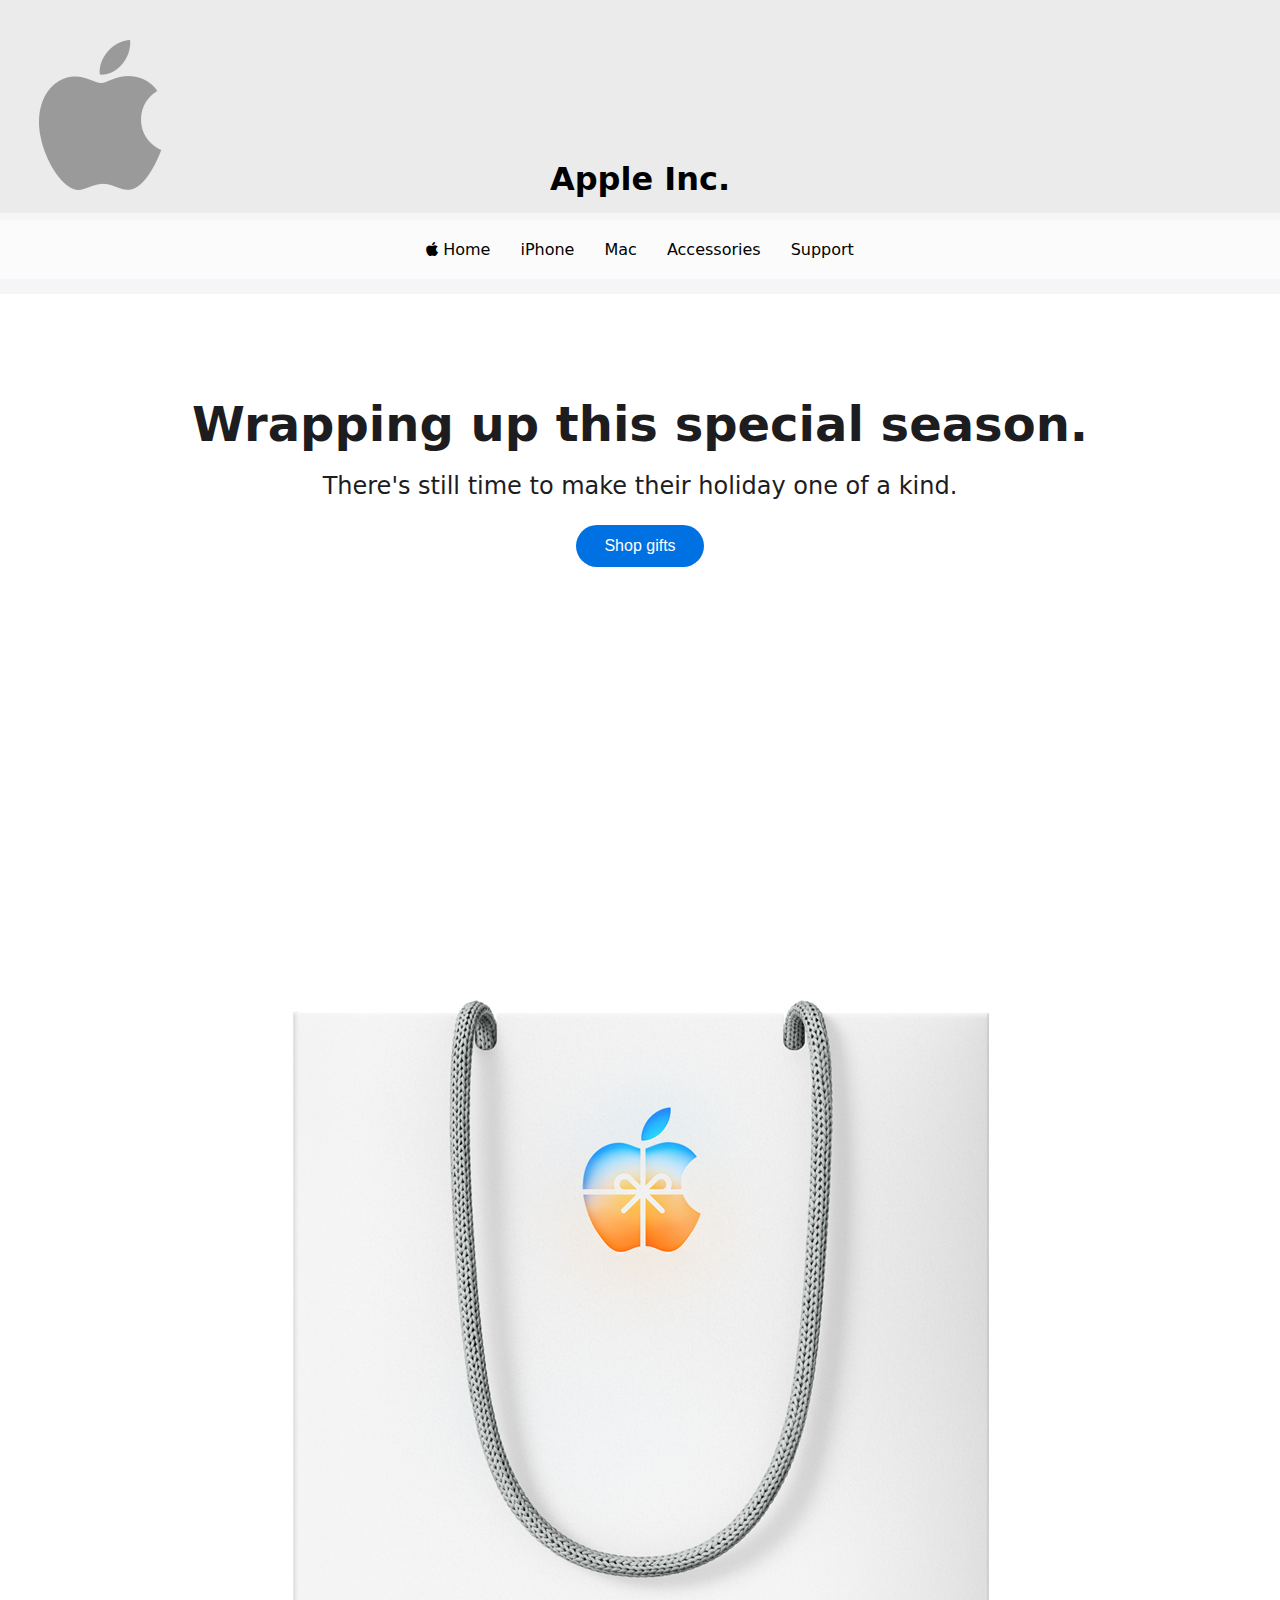
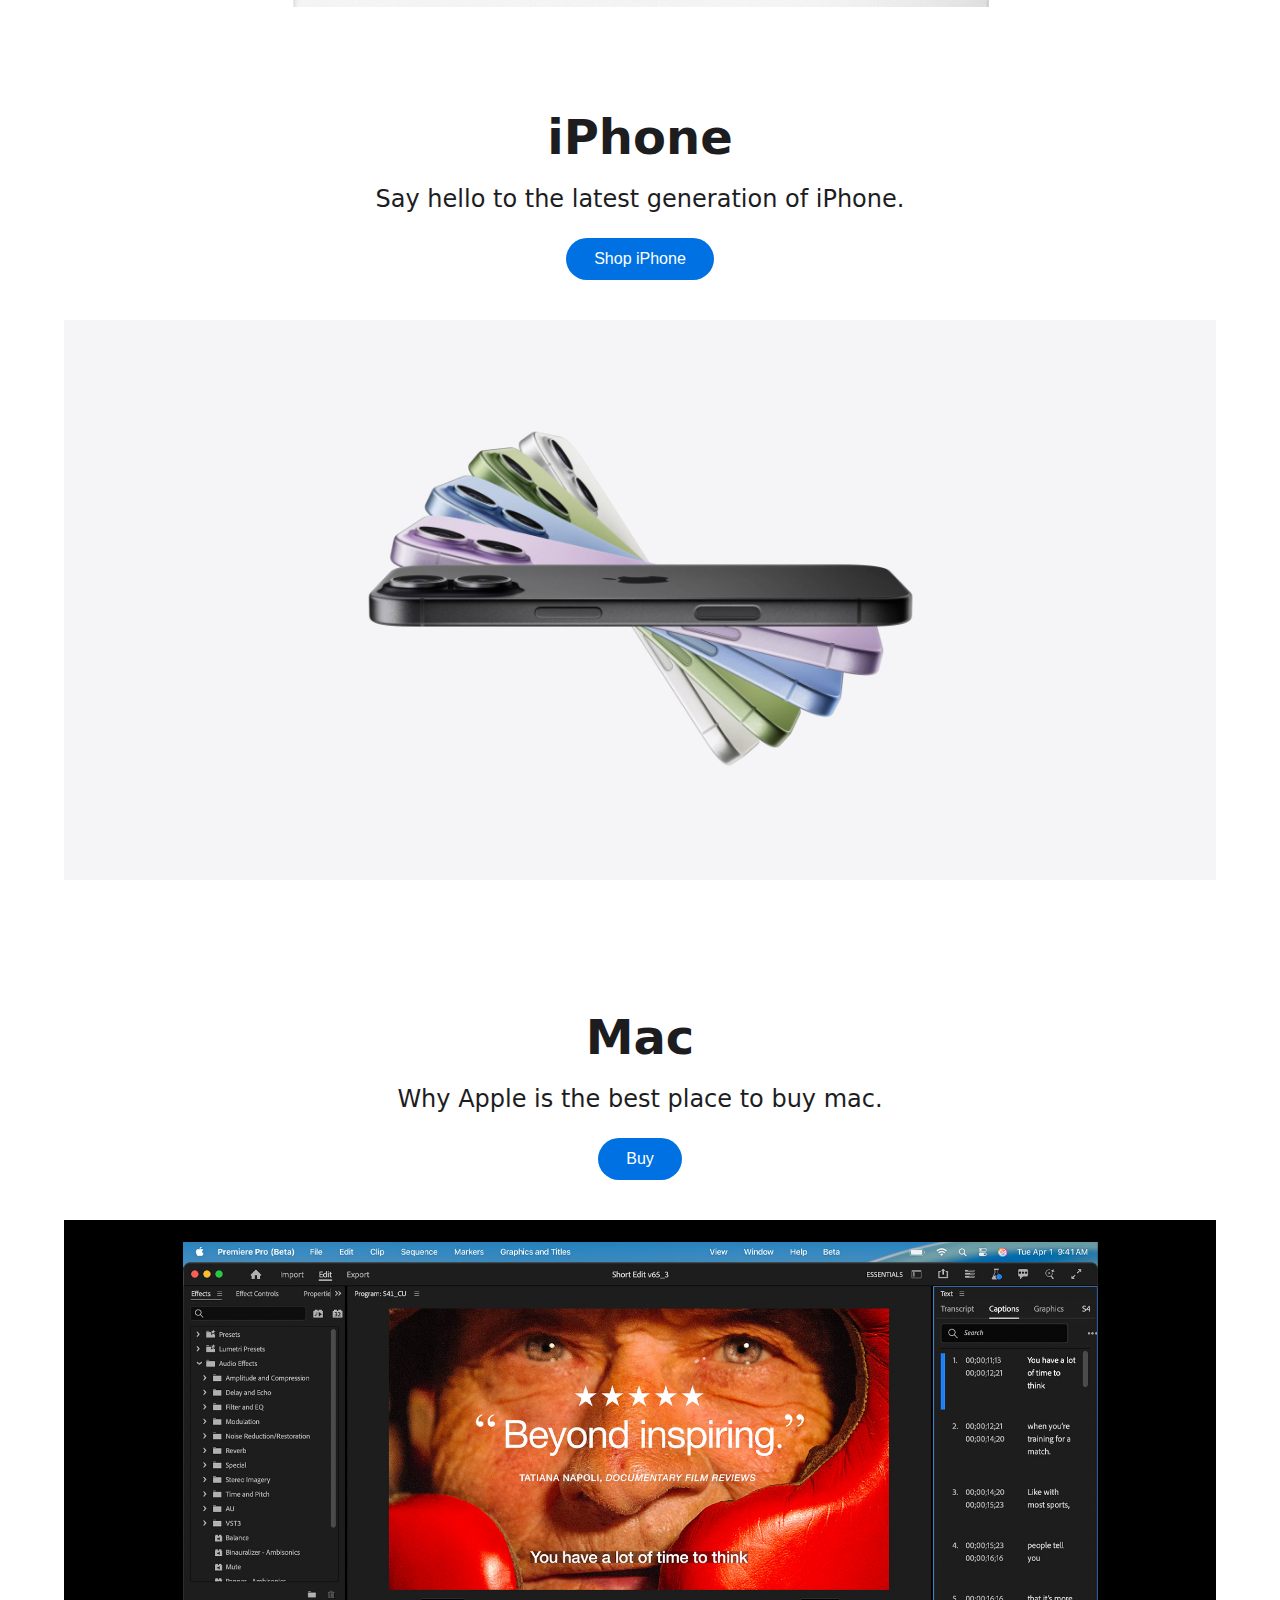
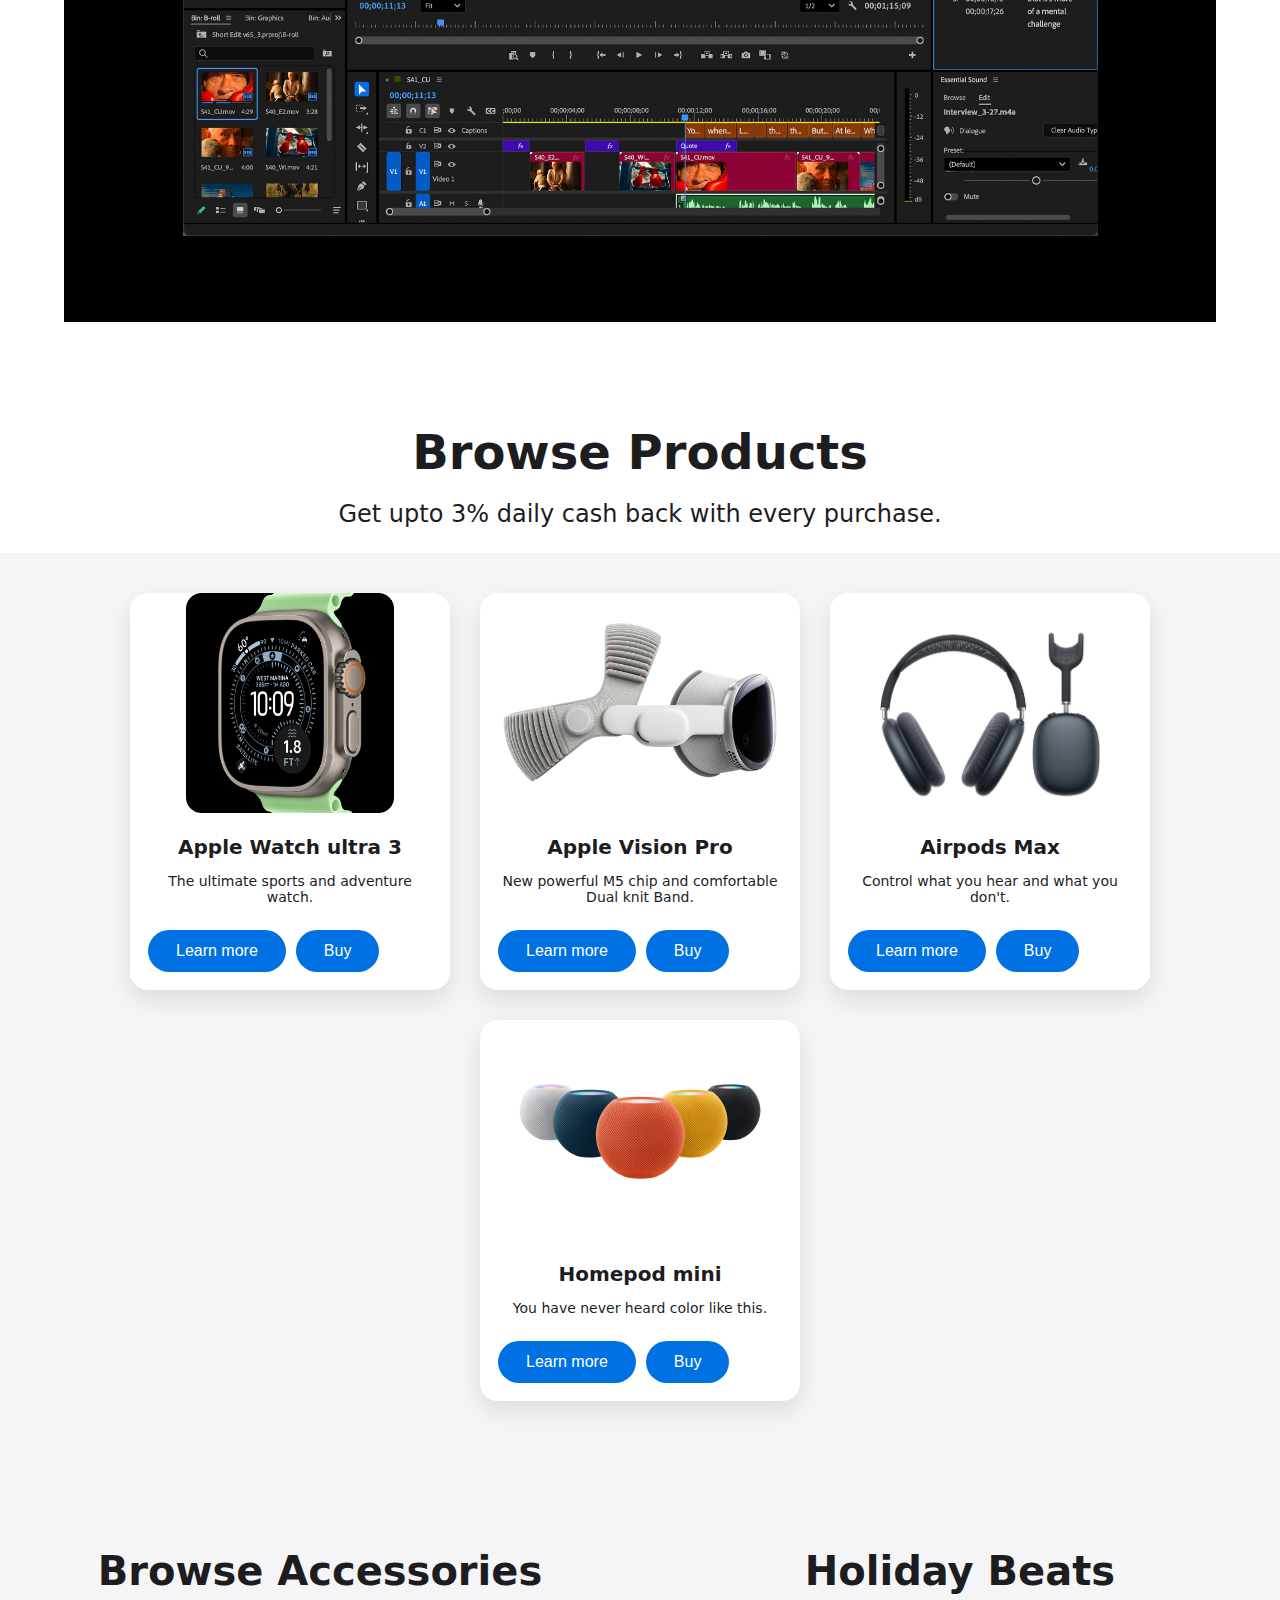
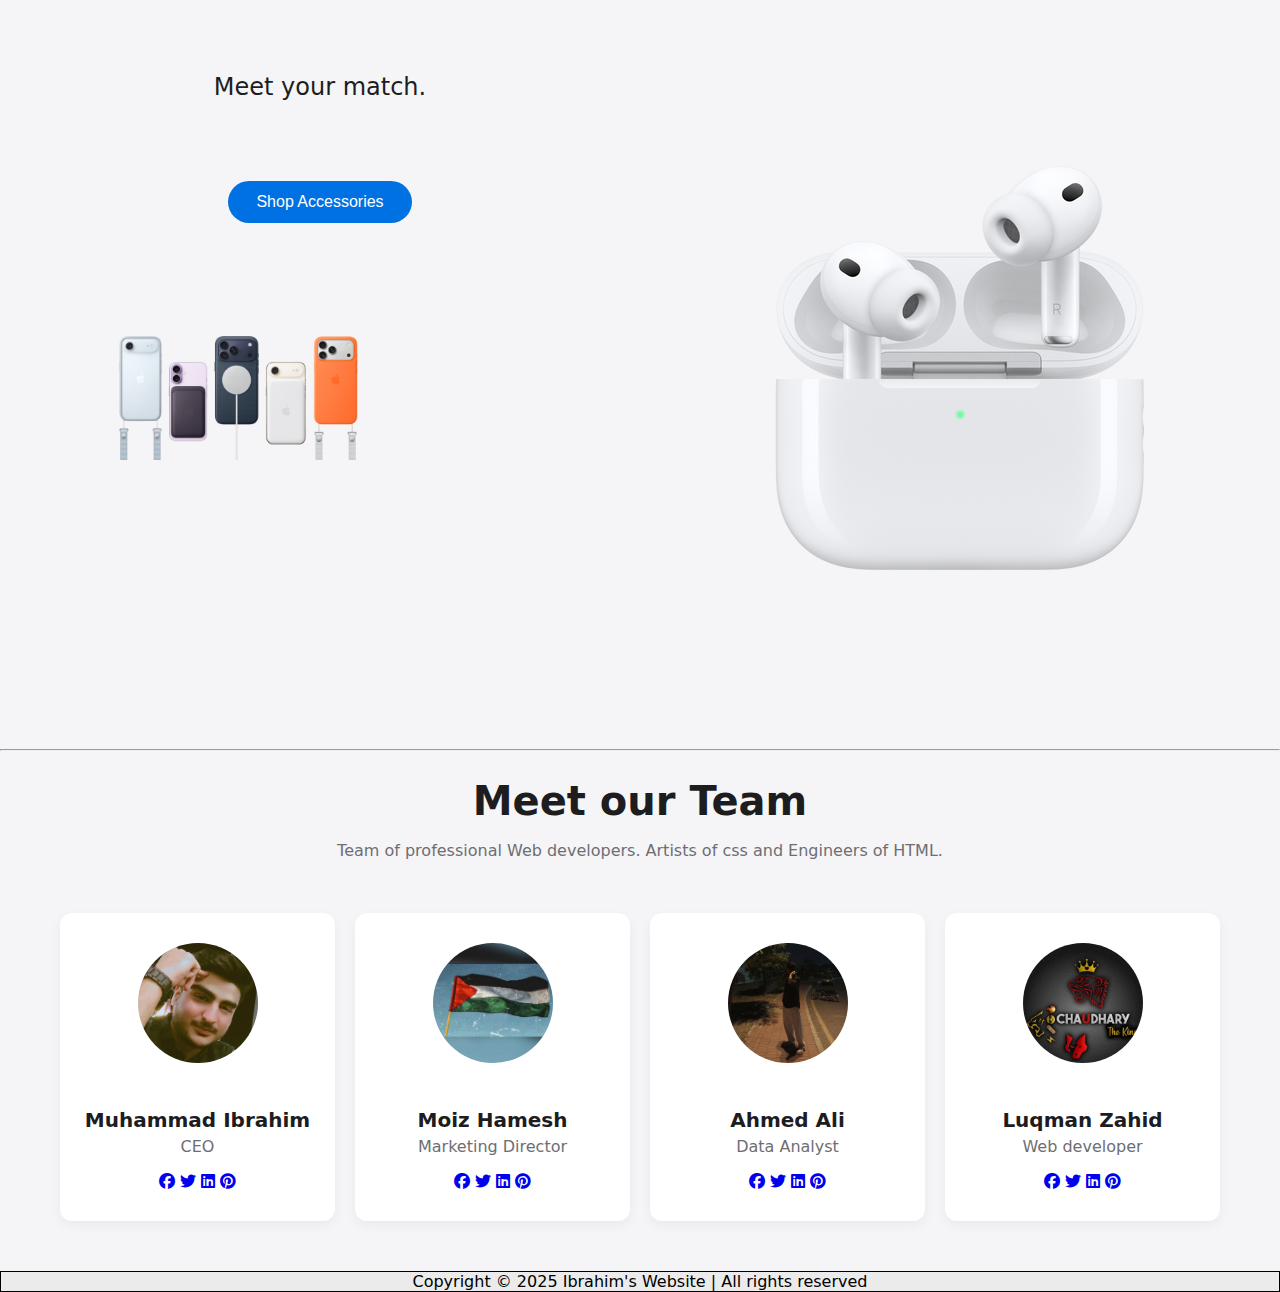
<file: index.html>
<!DOCTYPE html>
<html lang="en">

<head>
    <meta charset="UTF-8">
    <meta name="viewport" content="width=device-width, initial-scale=1.0">

    <title>Final Project CS 1B [Ibrahim, Luqman, Moiz, Ahmed]</title>

    <link rel="stylesheet" href="style.css">

    <!-- Font Awesome (Full icons set) -->
    <link rel="stylesheet" href="https://cdnjs.cloudflare.com/ajax/libs/font-awesome/6.5.1/css/all.min.css">
</head>

<body>
    <header>
        <img src="Img/logo.png">
        <center><h1>Apple Inc.</h1></center>
    </header>

    <nav>
        <a href="index.html"><i class="fa-brands fa-apple"></i> Home</a>
        <a href="Parallex.html">iPhone</a>
        <a href="Tribute.html">Mac</a>
        <a href="Event.html">Accessories</a>
        <a href="Survey.html">Support</a>
    </nav>

        <section class="hero">
            <center><h1>Wrapping up this special season.</h1></center>
            <center><h2>There's still time to make their holiday one of a kind.</h2></center>
            <center><a href="#"><button>Shop gifts</button></a></center>
            <center><img src="Img/gift.jpg"></center>
        </section>

        <section class="hero">
            <center><h1>iPhone</h1></center>
            <center><h2>Say hello to the latest generation of iPhone.</h2></center>
            <center><a href="#"><button>Shop iPhone</button></a></center>
            <center><img src="Img/iphone.jpg"></center>
        </section>

        <section class="hero">
            <center><h1>Mac</h1></center>
            <center><h2>Why Apple is the best place to buy mac.</h2></center>
            <center><a href="#"><button>Buy</button></a></center>
            <center><img src="Img/mac.jpg"></center>
        </section>

        <!--Products-->

        <div class="Browse-products">
            <section class="products">
                <center><h1>Browse Products</h1></center>
                <center><h2>Get upto 3% daily cash back with every purchase.</h2></center>
                <div class="apple-products">
                    <div class="product-card">
                        <img src="Img/watch.png">
                        <div class="product-info">
                            <h3>Apple Watch ultra 3</h3>
                            <p>The ultimate sports and adventure watch.</p>
                            <div class="product-btn">
                                <button>Learn more</button><button>Buy</button>
                            </div>
                        </div>
                    </div>

                    <div class="product-card">
                        <img src="Img/vision.jpg">
                        <div class="product-info">
                            <h3>Apple Vision Pro</h3>
                            <p>New powerful M5 chip and comfortable Dual knit Band.</p>
                            <div class="product-btn">
                                <button>Learn more</button><button>Buy</button>
                            </div>
                        </div>
                    </div>

                    <div class="product-card">
                        <img src="Img/max.jpg">
                        <div class="product-info">
                            <h3>Airpods Max</h3>
                            <p>Control what you hear and what you don't.</p>
                            <div class="product-btn">
                                <button>Learn more</button><button>Buy</button>
                            </div>
                        </div>
                    </div>

                    <div class="product-card">
                        <img src="Img/mini.jpg">
                        <div class="product-info">
                            <h3>Homepod mini</h3>
                            <p>You have never heard color like this.</p>
                            <div class="product-btn">
                                <button>Learn more</button><button>Buy</button>
                            </div>
                        </div>
                    </div>
                </div>
            </section>
        </div>

        <!--Accessories-->

        <div class="accessories-wrapper">

        <section>
            <center><h1>Browse Accessories</h1></center>
            <center><h2>Meet your match.</h2></center>
            <center><a href="#"><button>Shop Accessories</button></a></center>
            <center><img src="Img/accessories.png"></center>
        </section>

        <aside>
            <center><h1>Holiday Beats</h1></center>
            <center><img src="Img/holiday beats.png"></center>
        </aside>

        </div>

    <hr>

    <!--About us-->

    <div class="team-intro">
    <h1 class="team-section-heading">Meet our Team</h1>
    <p class="team-section-description">
        Team of professional Web developers. Artists of css and Engineers of HTML. 
    </p>
    </div>

    <div class="team-wrapper">

                <div class="team-card">

                    <img src="Img/ibrahim.png">

                    <h4>Muhammad Ibrahim</h4>

                    <b>CEO</b>

                    <p></p>

                    <a href="#"><i class="fa-brands fa-facebook"></i></a>
                    <a href="#"><i class="fa-brands fa-twitter"></i></a>
                    <a href="#"><i class="fa-brands fa-linkedin"></i></a>
                    <a href="#"><i class="fa-brands fa-pinterest"></i></a>

                </div>

                <div class="team-card">

                    <img src="Img/moiz.png">

                    <h4>Moiz Hamesh</h4>

                    <b>Marketing Director</b>

                    <p></p>

                    <a href="#"><i class="fa-brands fa-facebook"></i></a>
                    <a href="#"><i class="fa-brands fa-twitter"></i></a>
                    <a href="#"><i class="fa-brands fa-linkedin"></i></a>
                    <a href="#"><i class="fa-brands fa-pinterest"></i></a>

                </div>

                <div class="team-card">

                    <img src="Img/ahmed.png">

                    <h4>Ahmed Ali</h4>

                    <b>Data Analyst</b>

                    <p></p>

                    <a href="#"><i class="fa-brands fa-facebook"></i></a>
                    <a href="#"><i class="fa-brands fa-twitter"></i></a>
                    <a href="#"><i class="fa-brands fa-linkedin"></i></a>
                    <a href="#"><i class="fa-brands fa-pinterest"></i></a>

                </div>

                <div class="team-card">

                    <img src="Img/luqman.png">

                    <h4>Luqman Zahid</h4>

                    <b>Web developer</b>

                    <p></p>

                    <a href="#"><i class="fa-brands fa-facebook"></i></a>
                    <a href="#"><i class="fa-brands fa-twitter"></i></a>
                    <a href="#"><i class="fa-brands fa-linkedin"></i></a>
                    <a href="#"><i class="fa-brands fa-pinterest"></i></a>

                </div>

    </div>            

    <footer><center>Copyright &copy; 2025 Ibrahim's Website | All rights reserved</center></footer>
</body>

</html>
</file>
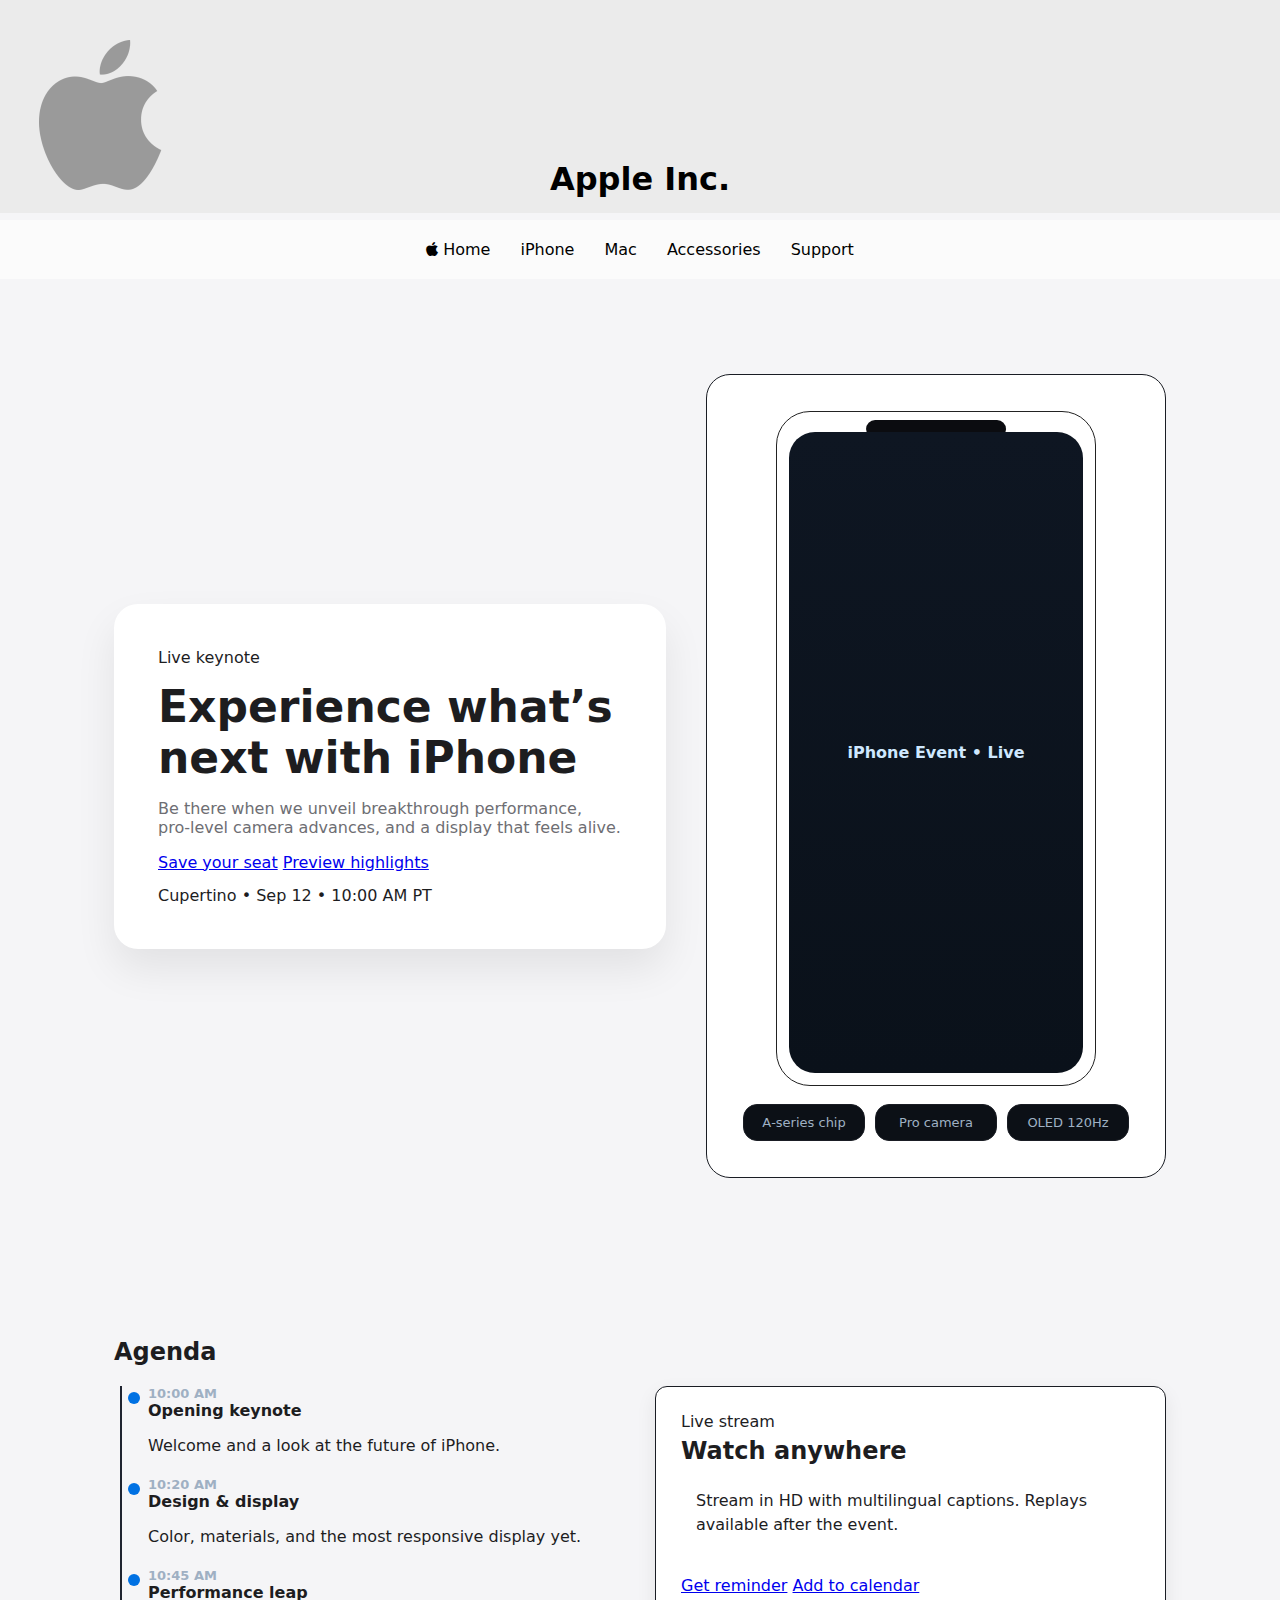
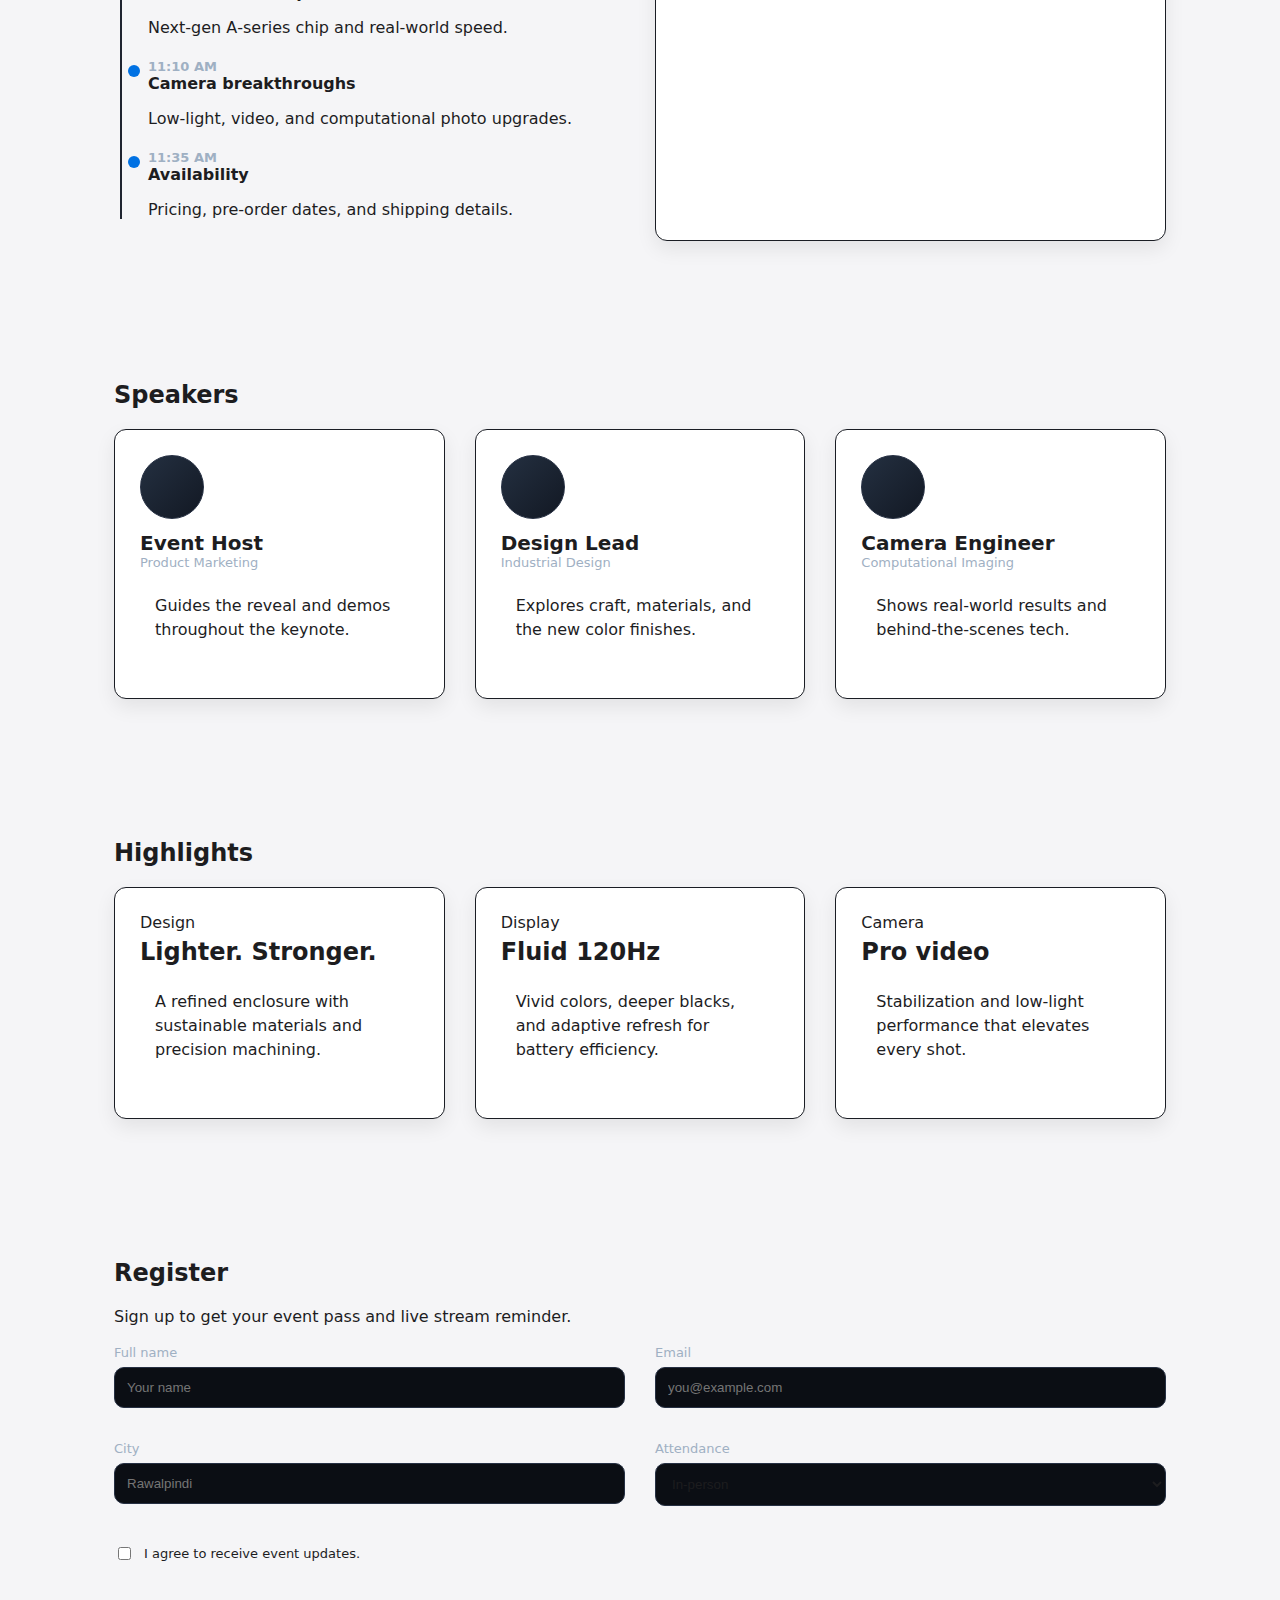
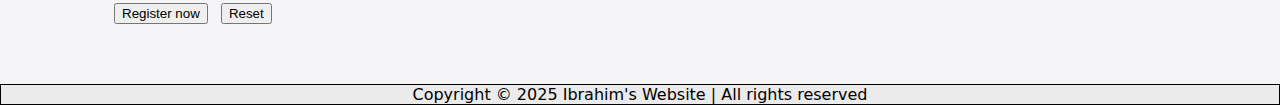
<file: Event.html>
<!DOCTYPE html>
<html lang="en">

<head>
    <meta charset="UTF-8">
    <meta name="viewport" content="width=device-width, initial-scale=1.0">

    <title>Final Project CS 1B [Ibrahim, Luqman, Moiz, Ahmed]</title>

    <link rel="stylesheet" href="style.css">

    <!-- Font Awesome (Full icons set) -->
    <link rel="stylesheet" href="https://cdnjs.cloudflare.com/ajax/libs/font-awesome/6.5.1/css/all.min.css">
</head>

<body class="event-page">
    <header>
        <img src="Img/logo.png">
        <center><h1>Apple Inc.</h1></center>
    </header>

    <nav>
        <a href="index.html"><i class="fa-brands fa-apple"></i> Home</a>
        <a href="Parallex.html">iPhone</a>
        <a href="Tribute.html">Mac</a>
        <a href="Event.html">Accessories</a>
        <a href="Survey.html">Support</a>
    </nav>

     <!-- Hero -->
  <section class="event-hero">
    <div class="hero-card">
      <span class="eyebrow">Live keynote</span>
      <h1>Experience what’s next with iPhone</h1>
      <p>Be there when we unveil breakthrough performance, pro‑level camera advances, and a display that feels alive.</p>
      <div class="btn-row">
        <a class="btn-primary" href="#register">Save your seat</a>
        <a class="btn-ghost" href="#highlights">Preview highlights</a>
      </div>
      <div style="margin-top:14px">
        <span class="badge">Cupertino • Sep 12 • 10:00 AM PT</span>
      </div>
    </div>
    <aside class="device-card">
      <div class="device" role="img" aria-label="Stylized iPhone mockup">
        <div class="notch"></div>
        <div class="screen">iPhone Event • Live</div>
      </div>
      <div class="specs-mini">
        <div class="chip">A‑series chip</div>
        <div class="camera">Pro camera</div>
        <div class="display">OLED 120Hz</div>
      </div>
    </aside>
  </section>

  <!-- Agenda -->
  <section id="agenda" class="container">
    <div class="section-card">
      <h2 class="section-title">Agenda</h2>
      <div class="grid-2">
        <div>
          <div class="timeline">
            <div class="slot">
              <div class="dot"></div>
              <div class="time">10:00 AM</div>
              <div class="title">Opening keynote</div>
              <p class="desc">Welcome and a look at the future of iPhone.</p>
            </div>
            <div class="slot">
              <div class="dot"></div>
              <div class="time">10:20 AM</div>
              <div class="title">Design & display</div>
              <p class="desc">Color, materials, and the most responsive display yet.</p>
            </div>
            <div class="slot">
              <div class="dot"></div>
              <div class="time">10:45 AM</div>
              <div class="title">Performance leap</div>
              <p class="desc">Next‑gen A‑series chip and real‑world speed.</p>
            </div>
            <div class="slot">
              <div class="dot"></div>
              <div class="time">11:10 AM</div>
              <div class="title">Camera breakthroughs</div>
              <p class="desc">Low‑light, video, and computational photo upgrades.</p>
            </div>
            <div class="slot">
              <div class="dot"></div>
              <div class="time">11:35 AM</div>
              <div class="title">Availability</div>
              <p class="desc">Pricing, pre‑order dates, and shipping details.</p>
            </div>
          </div>
        </div>
        <div class="card">
          <span class="eyebrow">Live stream</span>
          <h3 style="margin:6px 0 8px">Watch anywhere</h3>
          <p style="color:var(--muted)">Stream in HD with multilingual captions. Replays available after the event.</p>
          <div class="btn-row" style="margin-top:8px">
            <a class="btn-primary" href="#register">Get reminder</a>
            <a class="btn-ghost" href="#">Add to calendar</a>
          </div>
        </div>
      </div>
    </div>
  </section>

  <!-- Speakers -->
  <section id="speakers" class="container">
    <div class="section-card">
      <h2 class="section-title">Speakers</h2>
      <div class="grid-3">
        <div class="card">
          <div class="avatar" aria-hidden="true"></div>
          <div class="name">Event Host</div>
          <div class="role">Product Marketing</div>
          <p style="color:var(--muted)">Guides the reveal and demos throughout the keynote.</p>
        </div>
        <div class="card">
          <div class="avatar" aria-hidden="true"></div>
          <div class="name">Design Lead</div>
          <div class="role">Industrial Design</div>
          <p style="color:var(--muted)">Explores craft, materials, and the new color finishes.</p>
        </div>
        <div class="card">
          <div class="avatar" aria-hidden="true"></div>
          <div class="name">Camera Engineer</div>
          <div class="role">Computational Imaging</div>
          <p style="color:var(--muted)">Shows real‑world results and behind‑the‑scenes tech.</p>
        </div>
      </div>
    </div>
  </section>

  <!-- Highlights -->
  <section id="highlights" class="container">
    <div class="section-card">
      <h2 class="section-title">Highlights</h2>
      <div class="grid-3">
        <div class="card">
          <span class="eyebrow">Design</span>
          <h3 style="margin:6px 0 8px">Lighter. Stronger.</h3>
          <p style="color:var(--muted)">A refined enclosure with sustainable materials and precision machining.</p>
        </div>
        <div class="card">
          <span class="eyebrow">Display</span>
          <h3 style="margin:6px 0 8px">Fluid 120Hz</h3>
          <p style="color:var(--muted)">Vivid colors, deeper blacks, and adaptive refresh for battery efficiency.</p>
        </div>
        <div class="card">
          <span class="eyebrow">Camera</span>
          <h3 style="margin:6px 0 8px">Pro video</h3>
          <p style="color:var(--muted)">Stabilization and low‑light performance that elevates every shot.</p>
        </div>
      </div>
    </div>
  </section>

  <!-- Register -->
  <section id="register" class="container">
    <div class="section-card">
      <h2 class="section-title">Register</h2>
      <p style="color:var(--muted)">Sign up to get your event pass and live stream reminder.</p>
      <form class="grid-2" onsubmit="event.preventDefault(); alert('Thanks! You are registered.');">
        <div>
          <label for="name">Full name</label>
          <input id="name" name="name" type="text" placeholder="Your name"
                 style="width:100%;margin-top:6px;padding:12px 12px;border-radius:10px;border:1px solid #263043;background:#0b0e14;color:var(--text)" required />
        </div>
        <div>
          <label for="email">Email</label>
          <input id="email" name="email" type="email" placeholder="you@example.com"
                 style="width:100%;margin-top:6px;padding:12px 12px;border-radius:10px;border:1px solid #263043;background:#0b0e14;color:var(--text)" required />
        </div>
        <div>
          <label for="city">City</label>
          <input id="city" name="city" type="text" placeholder="Rawalpindi"
                 style="width:100%;margin-top:6px;padding:12px 12px;border-radius:10px;border:1px solid #263043;background:#0b0e14;color:var(--text)" />
        </div>
        <div>
          <label for="seat">Attendance</label>
          <select id="seat" name="seat"
                  style="width:100%;margin-top:6px;padding:12px;border-radius:10px;border:1px solid #263043;background:#0b0e14;color:var(--text)">
            <option>In‑person</option>
            <option>Live stream</option>
          </select>
        </div>
        <div style="grid-column:1/-1;margin-top:8px;display:flex;gap:10px;align-items:center">
          <input id="gdpr" type="checkbox" required />
          <label for="gdpr" style="color:var(--muted)">I agree to receive event updates.</label>
        </div>
        <div style="grid-column:1/-1;margin-top:10px">
          <button class="btn-primary" type="submit">Register now</button>
          <button class="btn-ghost" type="reset" style="margin-left:8px">Reset</button>
        </div>
      </form>
    </div>
  </section>
  
        <footer><center>Copyright &copy; 2025 Ibrahim's Website | All rights reserved</center></footer>
</body>

</html>
</file>
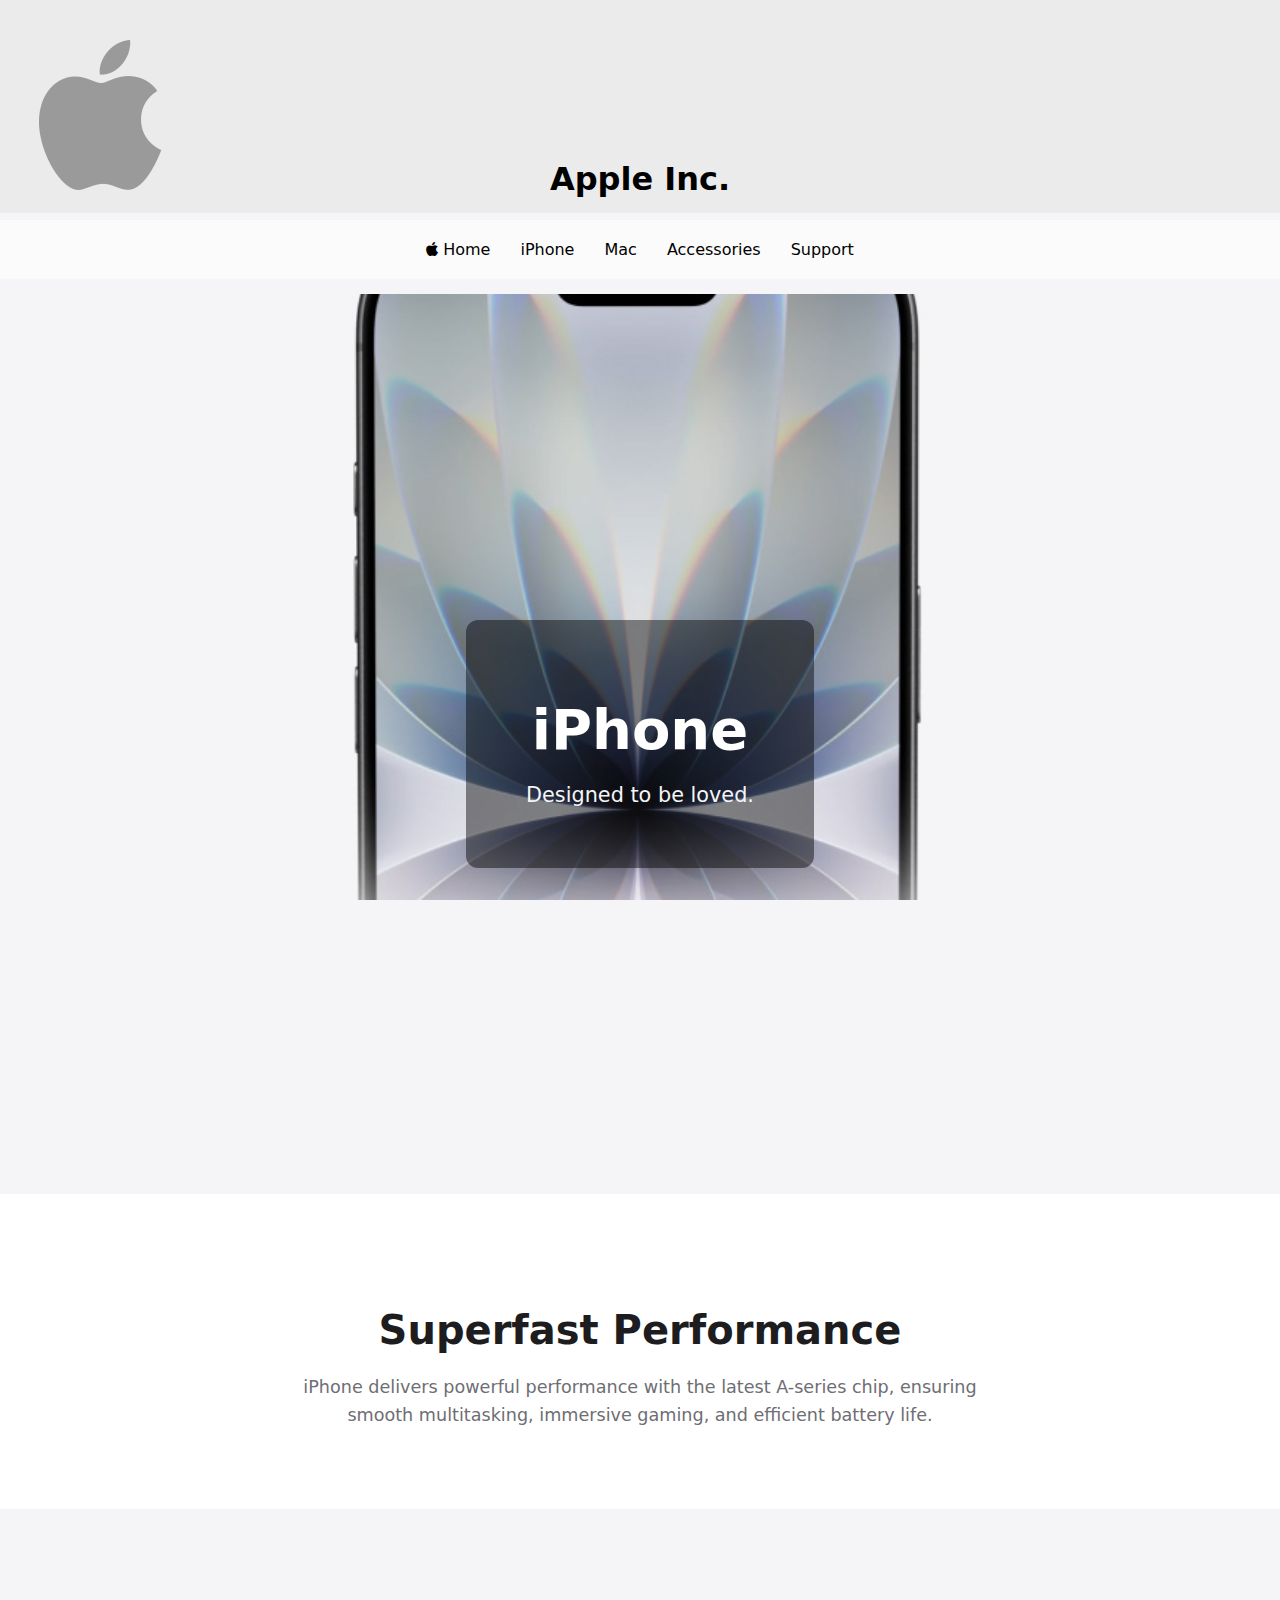
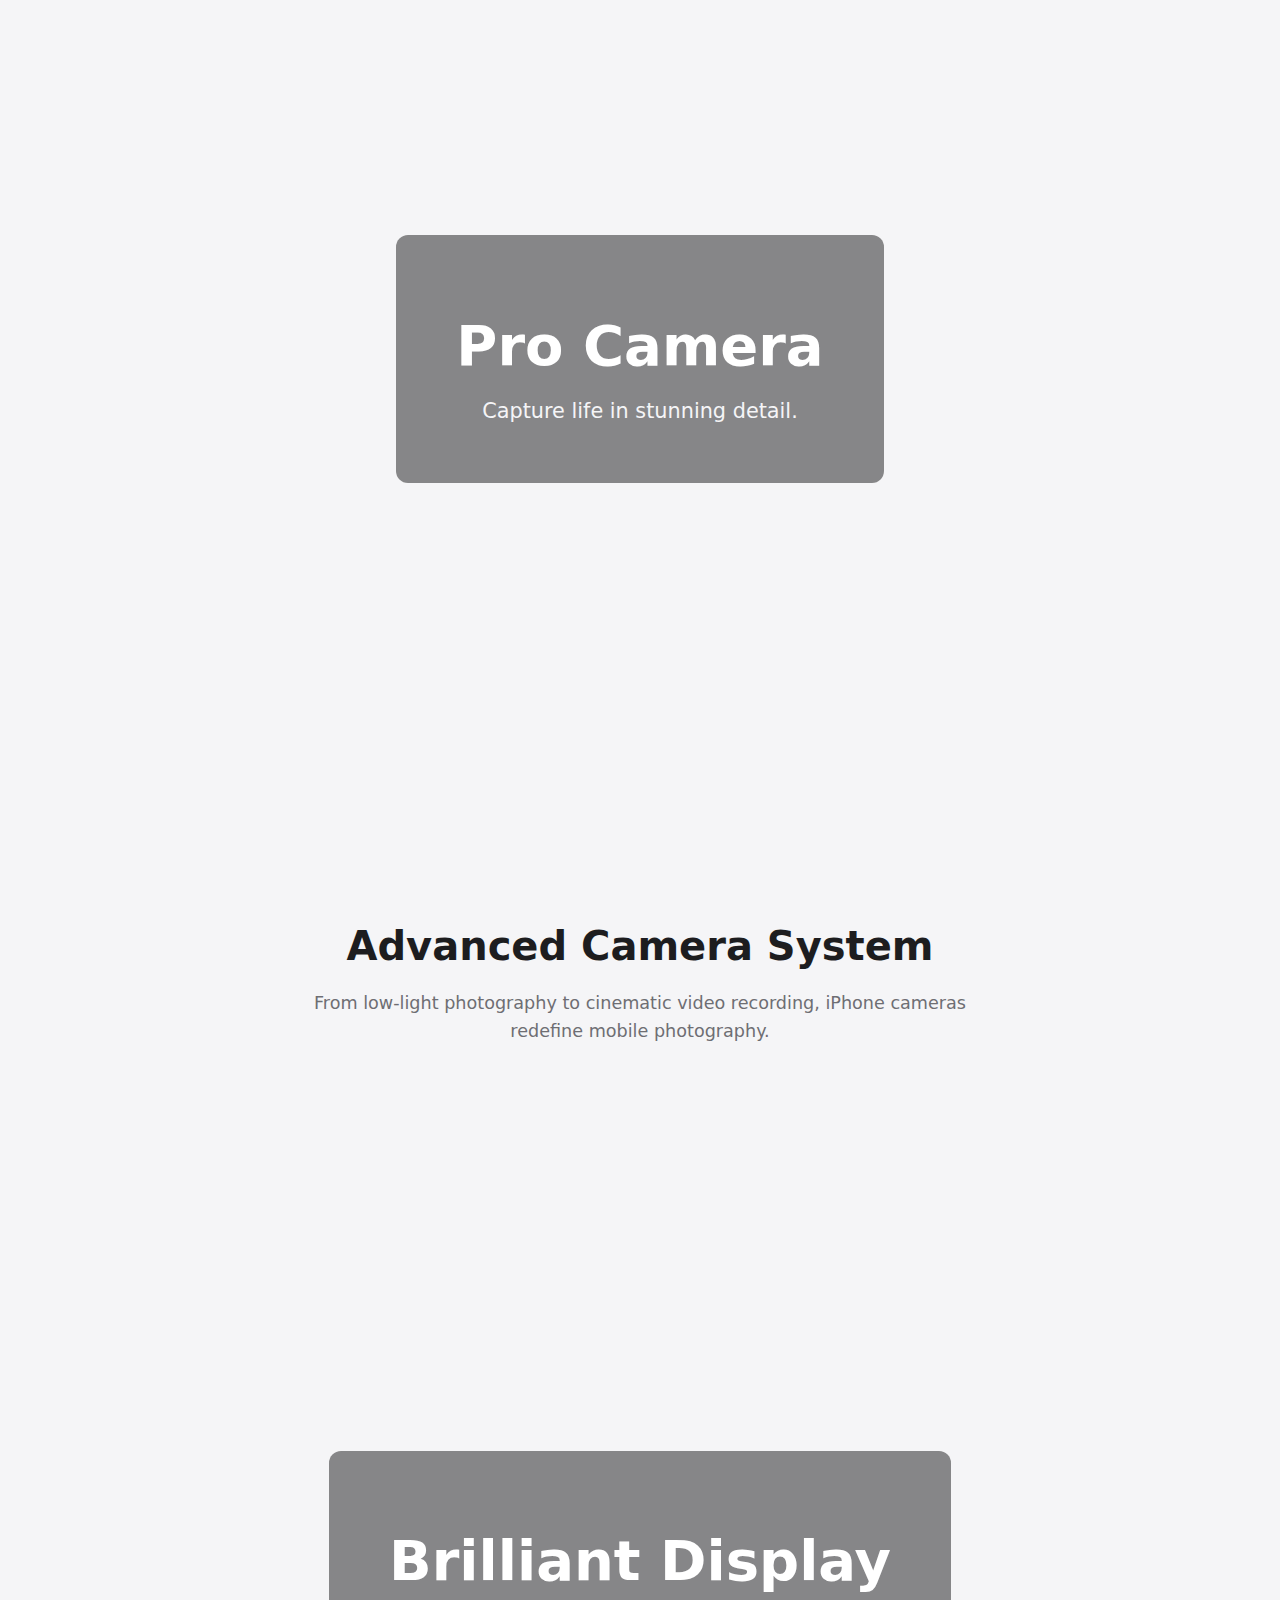
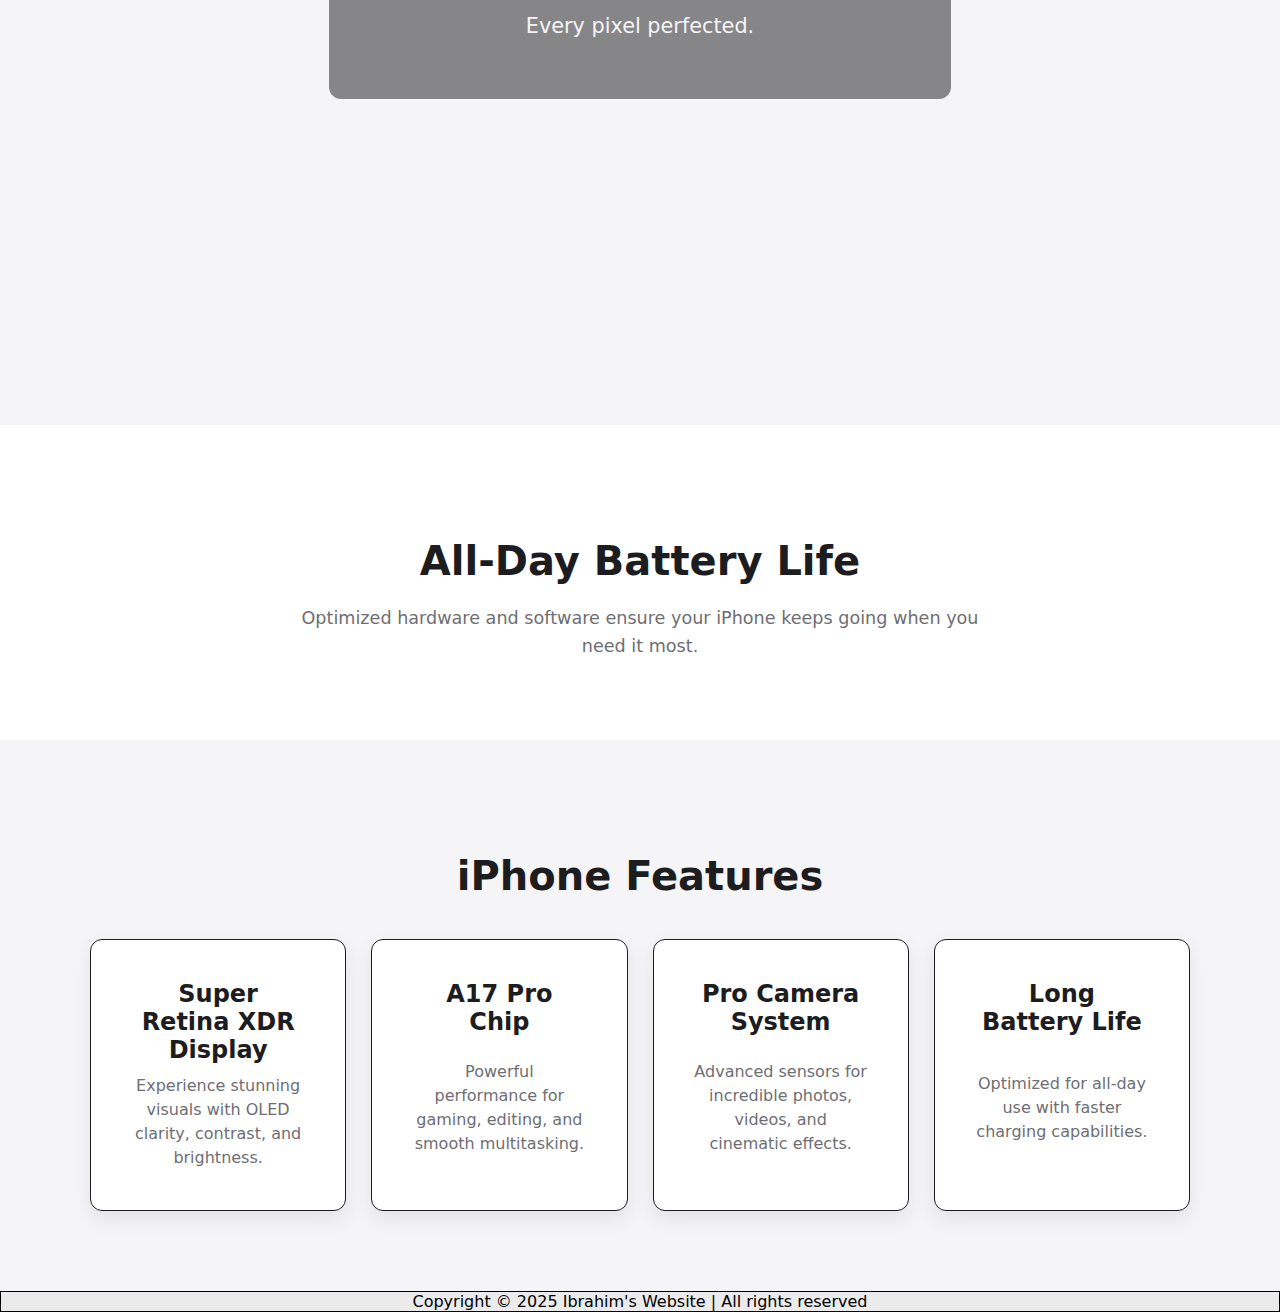
<file: Parallex.html>
<!DOCTYPE html>
<html lang="en">

<head>
    <meta charset="UTF-8">
    <meta name="viewport" content="width=device-width, initial-scale=1.0">

    <title>Final Project CS 1B [Ibrahim, Luqman, Moiz, Ahmed]</title>

    <link rel="stylesheet" href="style.css">

    <!-- Font Awesome (Full icons set) -->
    <link rel="stylesheet" href="https://cdnjs.cloudflare.com/ajax/libs/font-awesome/6.5.1/css/all.min.css">
</head>

<body>
    <header>
        <img src="Img/logo.png">
        <center><h1>Apple Inc.</h1></center>
    </header>
    
   <nav>
        <a href="index.html"><i class="fa-brands fa-apple"></i> Home</a>
        <a href="Parallex.html">iPhone</a>
        <a href="Tribute.html">Mac</a>
        <a href="Event.html">Accessories</a>
        <a href="Survey.html">Support</a>
    </nav>

    
<!-- ================= PARALLAX SECTION 1 ================= -->
    <div class="parallax iphone-hero">
        <div class="parallax-content">
            <h1>iPhone</h1>
            <p>Designed to be loved.</p>
        </div>
    </div>

    <!-- ================= CONTENT ================= -->
    <section class="content-section">
        <h2>Superfast Performance</h2>
        <p>
            iPhone delivers powerful performance with the latest A-series chip,
            ensuring smooth multitasking, immersive gaming, and efficient battery life.
        </p>
    </section>

    <!-- ================= PARALLAX SECTION 2 ================= -->
    <div class="parallax iphone-camera">
        <div class="parallax-content">
            <h1>Pro Camera</h1>
            <p>Capture life in stunning detail.</p>
        </div>
    </div>

    <!-- ================= CONTENT ================= -->
    <section class="content-section light">
        <h2>Advanced Camera System</h2>
        <p>
            From low-light photography to cinematic video recording,
            iPhone cameras redefine mobile photography.
        </p>
    </section>

    <!-- ================= PARALLAX SECTION 3 ================= -->
    <div class="parallax iphone-display">
        <div class="parallax-content">
            <h1>Brilliant Display</h1>
            <p>Every pixel perfected.</p>
        </div>
    </div>

    <!-- ================= CONTENT ================= -->
    <section class="content-section">
        <h2>All-Day Battery Life</h2>
        <p>
            Optimized hardware and software ensure your iPhone keeps going
            when you need it most.
        </p>
    </section>

    <!-- ================= NEW FEATURES CARDS SECTION ================= -->
    <section class="content-section light">
        <h2>iPhone Features</h2>
        <div class="cards-container">
            <div class="card">
                <h3>Super Retina XDR Display</h3>
                <p>Experience stunning visuals with OLED clarity, contrast, and brightness.</p>
            </div>
            <div class="card">
                <h3>A17 Pro Chip</h3>
                <p>Powerful performance for gaming, editing, and smooth multitasking.</p>
            </div>
            <div class="card">
                <h3>Pro Camera System</h3>
                <p>Advanced sensors for incredible photos, videos, and cinematic effects.</p>
            </div>
            <div class="card">
                <h3>Long Battery Life</h3>
                <p>Optimized for all-day use with faster charging capabilities.</p>
            </div>
        </div>
    </section>

        <footer><center>Copyright &copy; 2025 Ibrahim's Website | All rights reserved</center></footer>
</body>

</html>
</file>
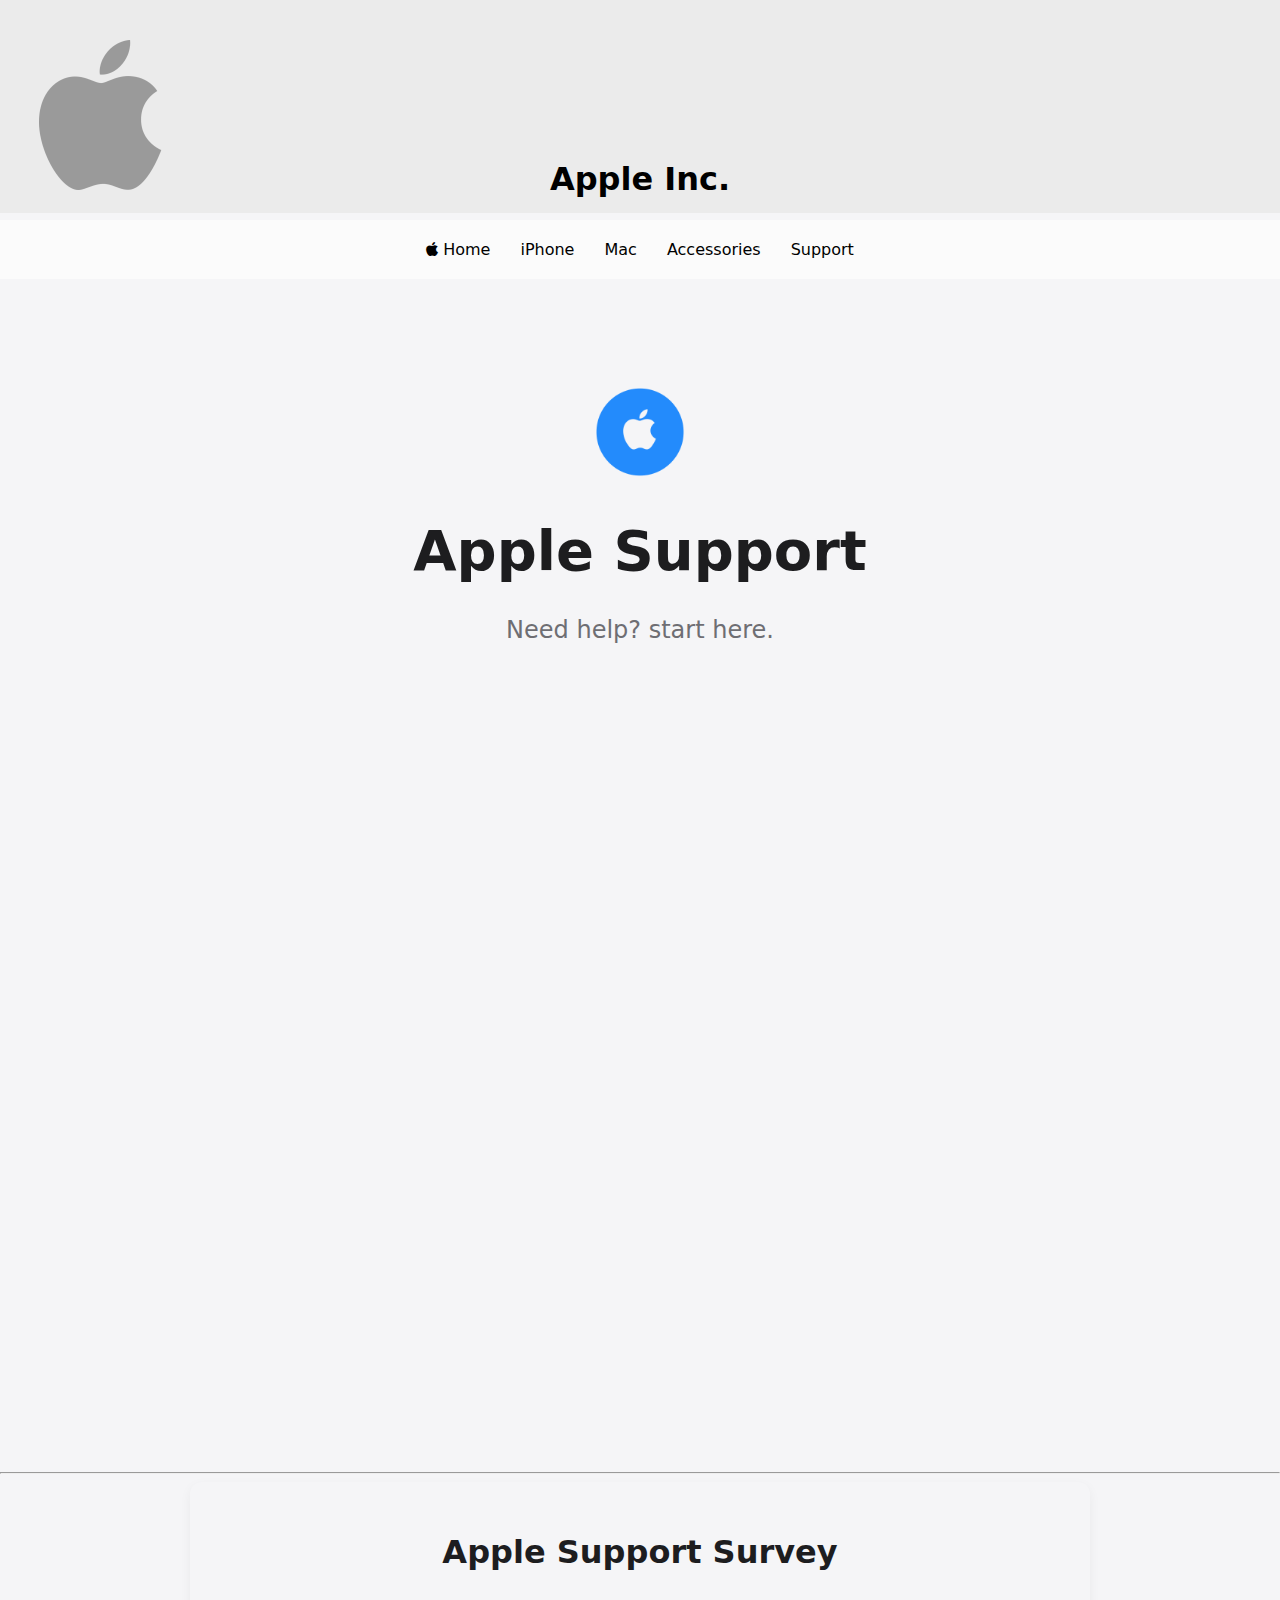
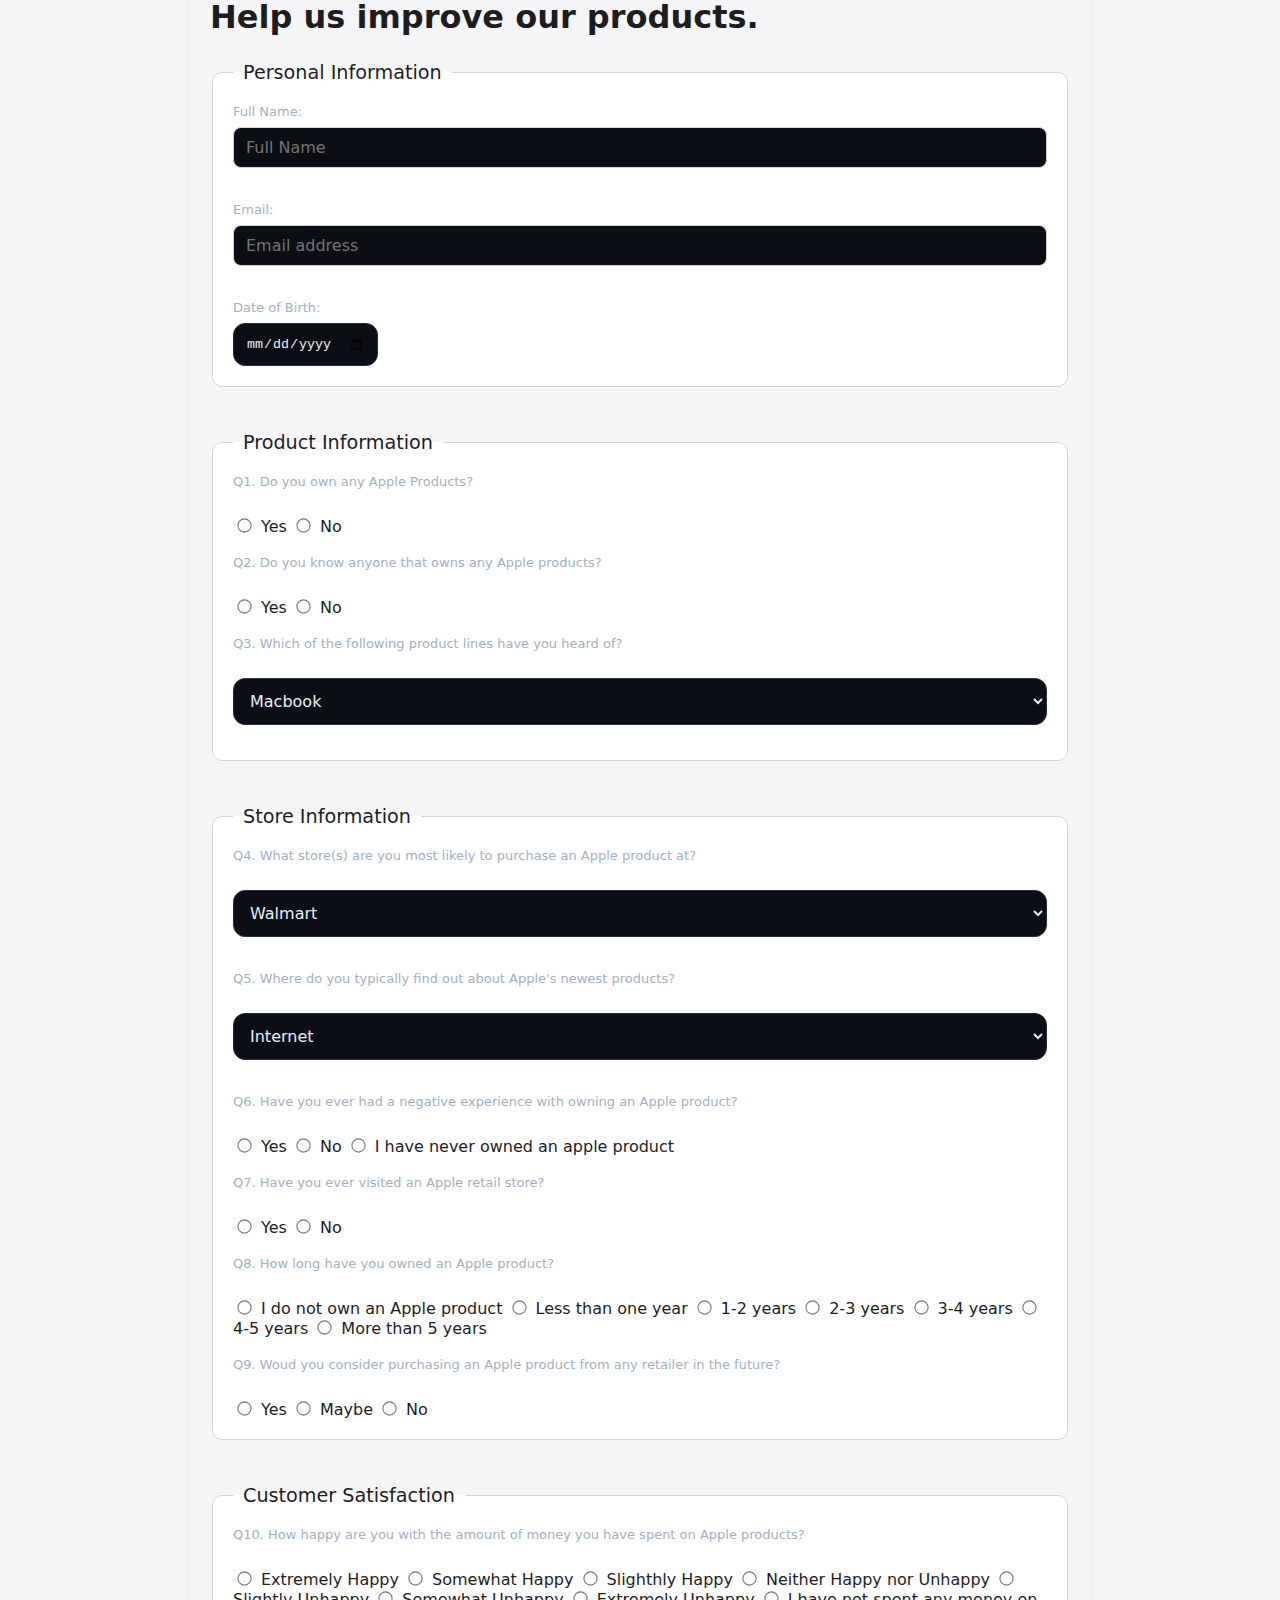
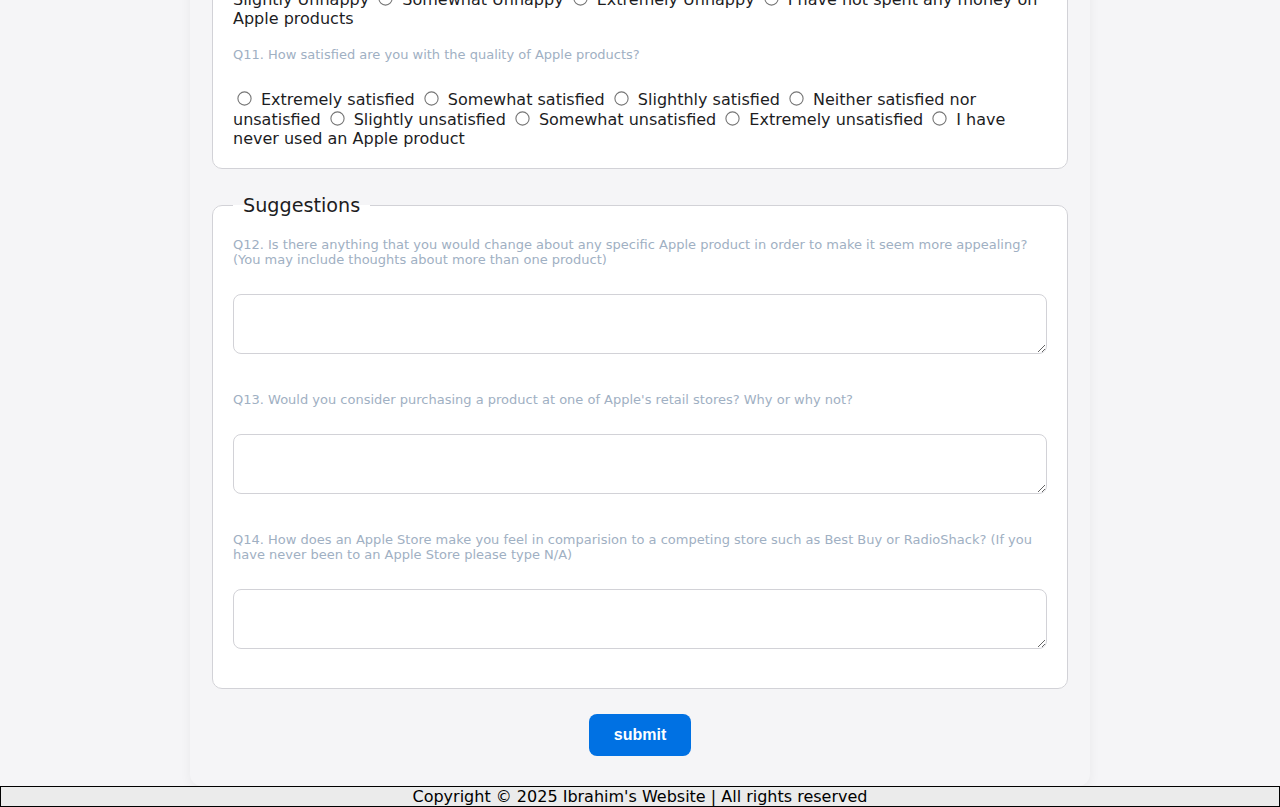
<file: Survey.html>
<!DOCTYPE html>
<html lang="en">
<head>
    <meta charset="UTF-8">
    <meta name="viewport" content="width=device-width, initial-scale=1.0">

    <title>Survey</title>

     <link rel="stylesheet" href="style.css">

    <!-- Font Awesome (Full icons set) -->
    <link rel="stylesheet" href="https://cdnjs.cloudflare.com/ajax/libs/font-awesome/6.5.1/css/all.min.css">
</head>

<body>
     <header>
        <img src="Img/logo.png">
        <center><h1>Apple Inc.</h1></center>
    </header>

    <nav>
        <a href="index.html"><i class="fa-brands fa-apple"></i> Home</a>
        <a href="Parallex.html">iPhone</a>
        <a href="Tribute.html">Mac</a>
        <a href="Event.html">Accessories</a>
        <a href="Survey.html">Support</a>
    </nav>

    <br><br>

        <center><img src="Img/support-home-apple-logo-circle-blue.png" id="support-logo"></center>
        <center><h1 id="support-heading">Apple Support</h1></center>
        <center><p id="support-text">Need help? start here.</p></center>

        <div class="support-container">

    <!-- LEFT CARD -->
    <section class="support-card support-left">
        <img src="Img/applecare.png" alt="Support Image" class="support-image">

        <h2>Get Apple Support</h2>
        <p>
            Personalized help for Apple products including iPhone, Mac,
            iPad, Apple Watch and more.
        </p>
    </section>

    <!-- RIGHT CARD -->
    <section class="support-card support-right">
        <form class="support-form">

            <label>Full Name</label>
            <input type="text" placeholder="Full Name" required>

            <label>Email</label>
            <input type="email" placeholder="Email address" required>

            <label>Message</label>
            <textarea placeholder="Your Message" required></textarea>

            <button type="submit">Contact Support</button>
        </form>

        <div class="support-options">
            <div class="option">
                <i class="fa-brands fa-apple-pay"></i>
                <span>Billing & Subscriptions</span>
            </div>

            <div class="option">
                <i class="fa-solid fa-download"></i>
                <span>Update & Restore</span>
            </div>

            <div class="option">
                <i class="fa-brands fa-app-store"></i>
                <span>Apple Store</span>
            </div>
        </div>
    </section>

</div>

        <!--Survey-->
                <hr>

        <main>
            <center><h1>Apple Support Survey</h1></center>
            <center><h2>Help us improve our products.</h2></center>

            <form action="">
                <fieldset>
                    <legend>Personal Information</legend>

                    <label for="">Full Name:</label>
                    <input type="text" placeholder="Full Name" required>

                    <br><br>

                    <label for="">Email:</label>
                    <input type="email" placeholder="Email address" required>

                    <br><br>

                    <label for="">Date of Birth:</label>
                    <input type="date" required>
                </fieldset>

                <br>

                <fieldset>
                    <legend>Product Information</legend>

                    <label for="">Q1. Do you own any Apple Products?</label>
                    <br>
                    <input type="radio">Yes
                    <input type="radio">No

                    <br><br>

                    <label for="">Q2. Do you know anyone that owns any Apple products?</label>
                    <br>
                    <input type="radio">Yes
                    <input type="radio">No

                    <br><br>

                    <label for="">Q3. Which of the following product lines have you heard of?</label>
                    <br>
                    <select>
                        <option value="">Macbook</option>
                        <option value="">iPhone</option>
                        <option value="">iPad</option>
                        <option value="">iPod</option>
                        <option value="">Apple TV</option>
                        <option value="">Airpods</option>
                        <option value="">Watch</option>
                        <option value="">I have not heard of any of these products</option>
                    </select>
                </fieldset>

                <br>

                <fieldset>
                    <legend>Store Information</legend>

                    <label for="">Q4. What store(s) are you most likely to purchase an Apple product at?</label>
                    <br>
                    <select>
                        <option value="">Walmart</option>
                        <option value="">Target</option>
                        <option value="">Best Buy</option>
                        <option value="">Amazon</option>
                        <option value="">Apple Store</option>
                        <option value="">eBay</option>
                        <option value="">Carrier Storefront</option>
                        <option value="">I would not consider purchasing an apple product</option>
                    </select>

                    <br><br>

                    <label for="">Q5. Where do you typically find out about Apple's newest products? </label>
                    <br>
                    <select>
                        <option value="">Internet</option>
                        <option value="">Television</option>
                        <option value="">Newspaper</option>
                        <option value="">Magazine</option>
                        <option value="">Social Media</option>
                        <option value="">Storefront</option>
                        <option value="">I usually don't find out about Apple's new products</option>
                    </select>

                    <br><br>

                    <label for="">Q6. Have you ever had a negative experience with owning an Apple product?</label>
                    <br>
                    <input type="radio">Yes
                    <input type="radio">No
                    <input type="radio">I have never owned an apple product

                    <br><br>

                    <label for="">Q7. Have you ever visited an Apple retail store?</label>
                    <br>
                    <input type="radio">Yes
                    <input type="radio">No

                    <br><br>

                    <label for="">Q8. How long have you owned an Apple product?</label>
                    <br>
                    <input type="radio">I do not own an Apple product
                    <input type="radio">Less than one year
                    <input type="radio">1-2 years
                    <input type="radio">2-3 years
                    <input type="radio">3-4 years
                    <input type="radio">4-5 years
                    <input type="radio">More than 5 years

                    <br><br>

                    <label for="">Q9. Woud you consider purchasing an Apple product from any retailer in the future?</label>
                    <br>
                    <input type="radio">Yes
                    <input type="radio">Maybe
                    <input type="radio">No
                </fieldset>

                <br>

                <fieldset>
                    <legend>Customer Satisfaction</legend>

                    <label for="">Q10. How happy are you with the amount of money you have spent on Apple products?</label>
                    <br>
                    <input type="radio">Extremely Happy
                    <input type="radio">Somewhat Happy
                    <input type="radio">Slighthly Happy
                    <input type="radio">Neither Happy nor Unhappy
                    <input type="radio">Slightly Unhappy
                    <input type="radio">Somewhat Unhappy
                    <input type="radio">Extremely Unhappy
                    <input type="radio">I have not spent any money on Apple products

                    <br><br>

                    <label for="">Q11. How satisfied are you with the quality of Apple products?</label>
                    <br>
                    <input type="radio">Extremely satisfied
                    <input type="radio">Somewhat satisfied
                    <input type="radio">Slighthly satisfied
                    <input type="radio">Neither satisfied nor unsatisfied
                    <input type="radio">Slightly unsatisfied
                    <input type="radio">Somewhat unsatisfied
                    <input type="radio">Extremely unsatisfied
                    <input type="radio">I have never used an Apple product
                </fieldset>

                <fieldset>
                    <legend>Suggestions</legend>

                    <label for="">Q12. Is there anything that you would change about any specific Apple product in order to make it seem more appealing? (You may include thoughts about more than one product)</label>
                    <br>
                    <textarea></textarea>

                    <br><br>

                    <label for="">Q13. Would you consider purchasing a product at one of Apple's retail stores? Why or why not?</label>
                    <br>
                    <textarea></textarea>

                    <br><br>

                    <label for="">Q14. How does an Apple Store make you feel in comparision to a competing store such as Best Buy or RadioShack? (If you have never been to an Apple Store please type N/A)</label>
                    <br>
                    <textarea></textarea>
                </fieldset>
            </form>

            <center><button type="submit">submit</button></center>
        </main>

    <footer><center>Copyright &copy; 2025 Ibrahim's Website | All rights reserved</center></footer>
</body>

</html>
</file>
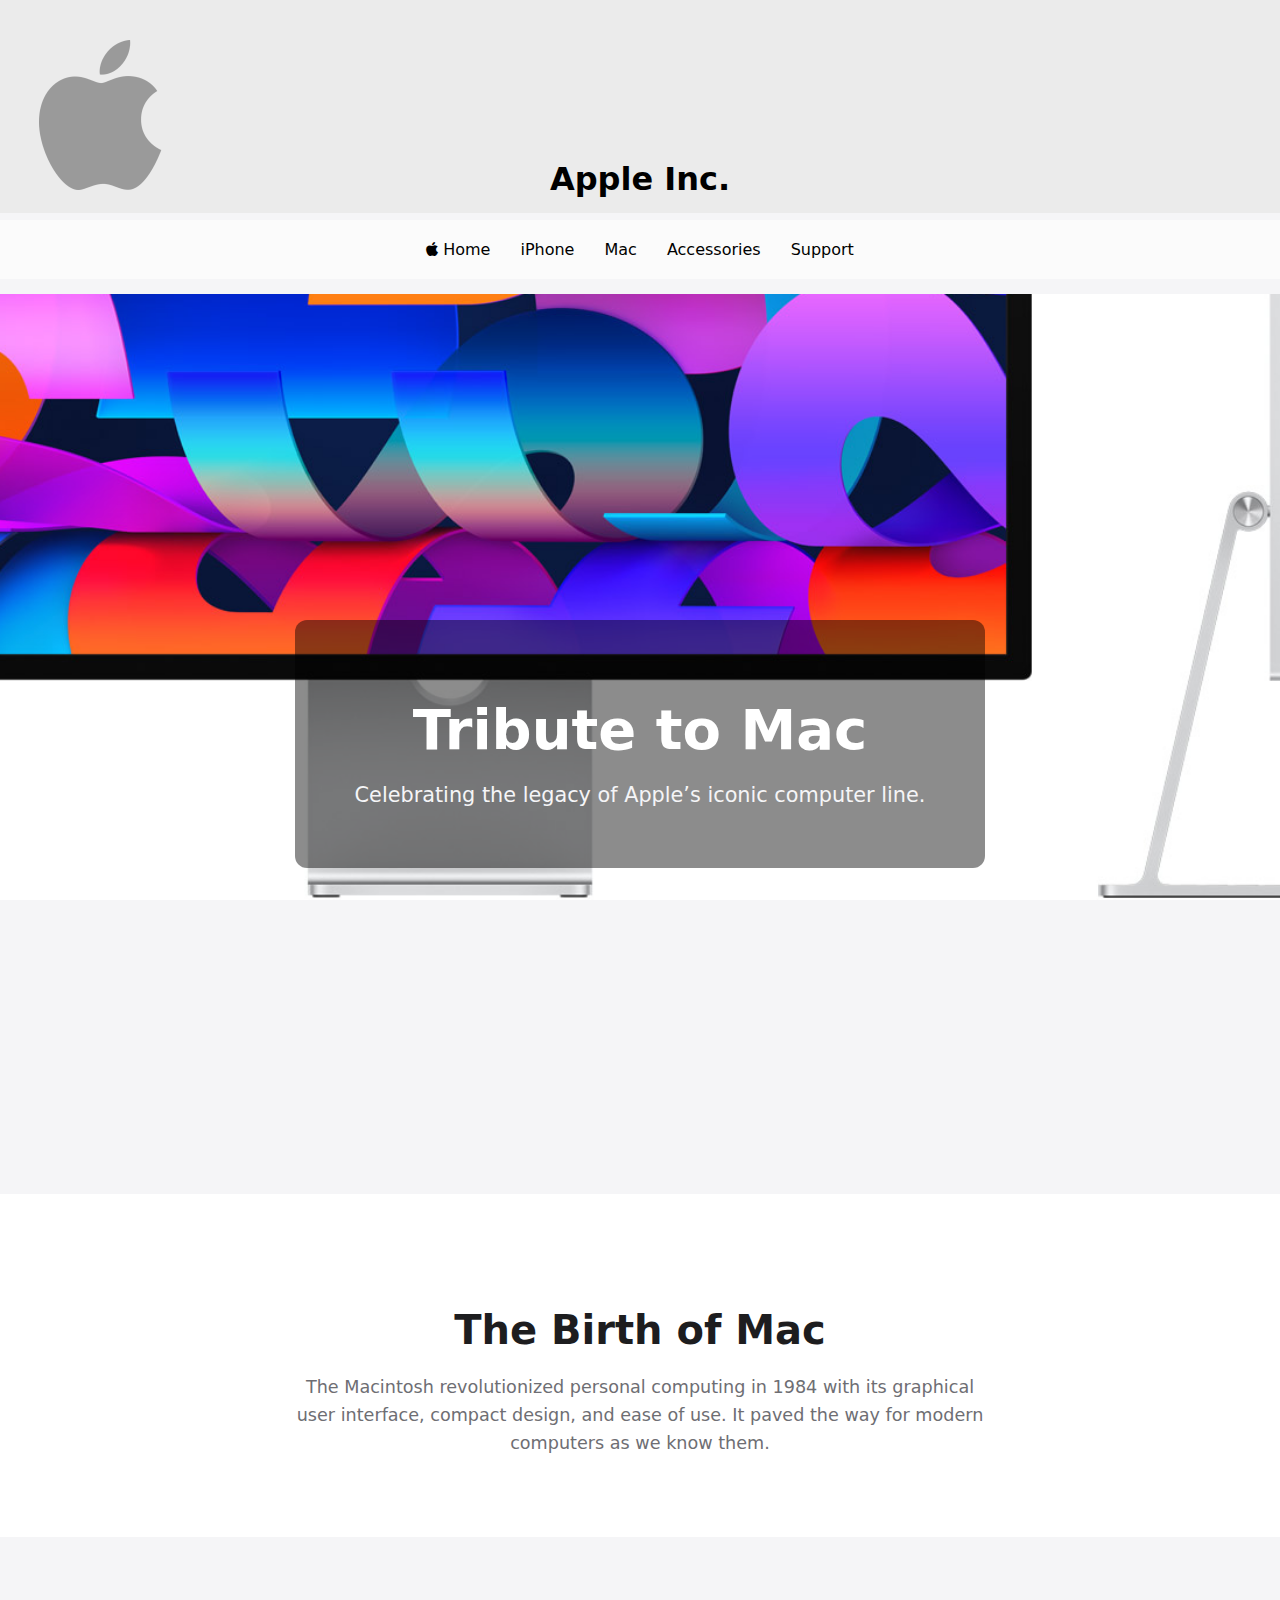
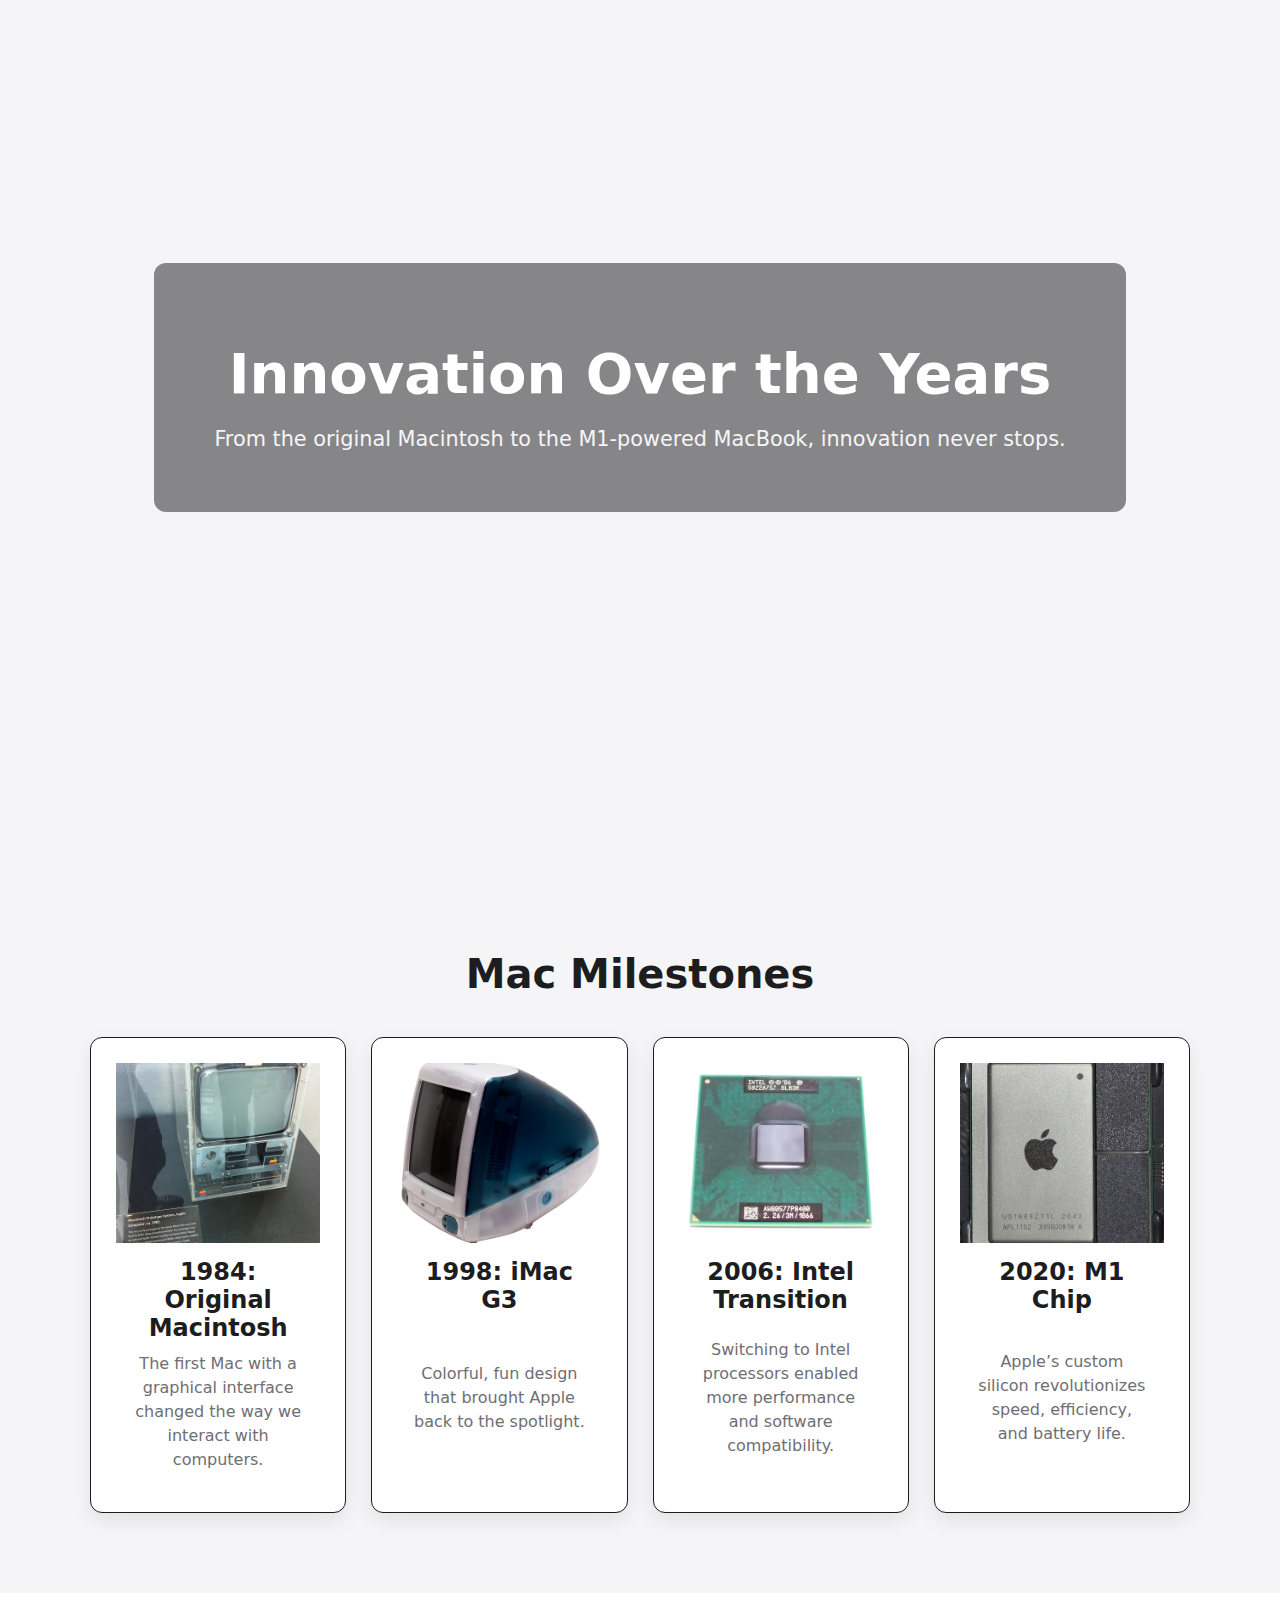
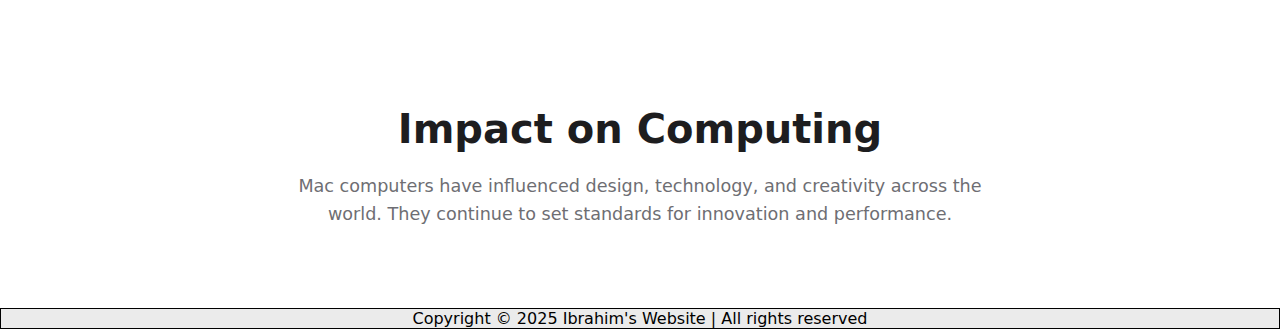
<file: Tribute.html>
<!DOCTYPE html>
<html lang="en">

<head>
    <meta charset="UTF-8">
    <meta name="viewport" content="width=device-width, initial-scale=1.0">

    <title>Final Project CS 1B [Ibrahim, Luqman, Moiz, Ahmed]</title>

    <link rel="stylesheet" href="style.css">

    <!-- Font Awesome (Full icons set) -->
    <link rel="stylesheet" href="https://cdnjs.cloudflare.com/ajax/libs/font-awesome/6.5.1/css/all.min.css">
</head>

<body>
    <header>
        <img src="Img/logo.png">
        <center><h1>Apple Inc.</h1></center>
    </header>

    <nav>
        <a href="index.html"><i class="fa-brands fa-apple"></i> Home</a>
        <a href="Parallex.html">iPhone</a>
        <a href="Tribute.html">Mac</a>
        <a href="Event.html">Accessories</a>
        <a href="Survey.html">Support</a>
    </nav>

    <!-- HERO PARALLAX -->
    <div class="parallax mac-hero">
        <div class="parallax-content">
            <h1>Tribute to Mac</h1>
            <p>Celebrating the legacy of Apple’s iconic computer line.</p>
        </div>
    </div>

    <!-- CONTENT SECTION 1 -->
    <section class="content-section">
        <h2>The Birth of Mac</h2>
        <p>
            The Macintosh revolutionized personal computing in 1984 with its graphical user interface,
            compact design, and ease of use. It paved the way for modern computers as we know them.
        </p>
    </section>

    <!-- PARALLAX SECTION 2 -->
    <div class="parallax mac-history">
        <div class="parallax-content">
            <h1>Innovation Over the Years</h1>
            <p>From the original Macintosh to the M1-powered MacBook, innovation never stops.</p>
        </div>
    </div>

    <!-- MILESTONES / FEATURE CARDS -->
<section class="content-section light">
    <h2>Mac Milestones</h2>
    <div class="cards-container">
        <div class="card">
            <img src="Img/mac-1894.jpg" alt="Original Mac 1984">
            <h3>1984: Original Macintosh</h3>
            <p>The first Mac with a graphical interface changed the way we interact with computers.</p>
        </div>
        <div class="card">
            <img src="Img/imac-g3.png" alt="iMac G3">
            <h3>1998: iMac G3</h3>
            <p>Colorful, fun design that brought Apple back to the spotlight.</p>
        </div>
        <div class="card">
            <img src="Img/intel-mac.jpg" alt="Intel Mac">
            <h3>2006: Intel Transition</h3>
            <p>Switching to Intel processors enabled more performance and software compatibility.</p>
        </div>
        <div class="card">
            <img src="Img/m1-mac.jpg" alt="M1 Mac">
            <h3>2020: M1 Chip</h3>
            <p>Apple’s custom silicon revolutionizes speed, efficiency, and battery life.</p>
        </div>
    </div>
</section>


    <!-- CONTENT SECTION 2 -->
    <section class="content-section">
        <h2>Impact on Computing</h2>
        <p>
            Mac computers have influenced design, technology, and creativity across the world.
            They continue to set standards for innovation and performance.
        </p>
    </section>


        <footer><center>Copyright &copy; 2025 Ibrahim's Website | All rights reserved</center></footer>
</body>

</html>
</file>
<file: style.css>
/*Header & Footer*/
header,
footer {
    background-color: #ebebeb; 
    color: #000000;              
}

footer {
    border: 1px solid #000000;
}

header img {
    width: 200px;
    position: relative;
    top: 40px;
}

header h1 {
    position: relative;
    top: -15px;
}

                                                                             /*Navbar*/
nav {
    text-align: center;
    background-color: #fbfbfb;
    padding: 10px;
    position: relative;
    top: -15px;
}

nav a {
    text-decoration: wavy;
    margin: 0px 12px;
    color: #000000;
}

nav a:hover {
    color: #1b1b1b;
}

nav a:visited {
    color: #2a2a2a;
}


                                                                                /*index.html*/
.hero {
    min-height: 100vh;
    width: 100%;
    text-align: center;
    padding-top: 70px;        
    background-color: #ffffff;
}

.hero h1 {
    font-size: 3rem;
    font-weight: 600;
    color: #1d1d1f;
    margin-bottom: 10px;
}

.hero h2 {
    font-size: 1.5rem;
    font-weight: 400;
    color: #1d1d1f;
    margin-bottom: 25px;
}

.hero button {
    padding: 12px 28px;
    border-radius: 30px;
    background-color: #0071e3;
    border: none;
    color: white;
    font-size: 1rem;
    cursor: pointer;
}

.hero img {
    display: block;
    margin: 40px auto 0;
    max-width: 90%;
}

/*Products*/
.products {
    min-height: 100vh;
    width: 100%;
    text-align: center;
    padding-top: 70px;        
    background-color: #ffffff;
}

.products h1 {
    font-size: 3rem;
    font-weight: 600;
    color: #1d1d1f;
    margin-bottom: 10px;
}

.products h2 {
    font-size: 1.5rem;
    font-weight: 400;
    color: #1d1d1f;
    margin-bottom: 25px;
}

.apple-products {
    display: flex;
    flex-wrap: wrap;                
    justify-content: center;
    gap: 30px;                       
    padding: 40px;
    background-color: #f5f5f7;
    font-family: system-ui, -apple-system, BlinkMacSystemFont, 'Segoe UI', Roboto, Oxygen, Ubuntu, Cantarell, 'Open Sans', 'Helvetica Neue', sans-serif;
}

.product-card {
    background: #ffffff;
    width: 320px;
    border-radius: 18px;
    box-shadow: 0 10px 25px rgba(0, 0, 0, 0.1);
    overflow: hidden;
    transition: 0.3s ease;
}

.product-card:hover {
    transform: translateY(-6px);
    box-shadow: 0 20px 35px rgba(0, 0, 0, 0.15);
}

.product-card img {
    width: 100%;
    object-fit: cover;
    height: 220px;
    object-fit: contain;
}

.product-info {
    padding: 18px;
    text-align: center;
}

.product-info h3 {
    margin: 0 0 10px;
    font-size: 20px;
}

.product-info p {
    font-size: 14px;
    margin-bottom: 15px;
}

.product-btn {
    display: flex;
    gap: 10px;
    margin-top: 10px;
}

.product-btn button {
    padding: 12px 28px;      
    border-radius: 30px;
    border: none;
    background-color: #0071e3;   
    color: white;
    font-size: 1rem;
    cursor: pointer;
    margin-top: 10px;
    transition: background-color 0.2s;
}

/*Accessories*/
.accessories-wrapper {
    display: flex;
    width: 100%;
    min-height: 100vh;
    background-color: #f5f5f7;   
}

.accessories-wrapper section {
    width: 50%;
    padding: 80px 40px;           
    display: flex;
    flex-direction: column;
    justify-content: flex-start;  
    align-items: center;           
    gap: 50px;                     
}

.accessories-wrapper aside {
    width: 50%;
    padding: 80px 40px;           
    display: flex;
    flex-direction: column;
    justify-content: flex-start;  
    align-items: center;           
    gap: 50px;                     
}

.accessories-wrapper h1 {
    font-size: 2.5rem;       
    font-weight: 600;
    color: #1d1d1f;
    margin-bottom: 10px;
    text-align: center;
}

.accessories-wrapper h2 {
    font-size: 1.5rem;       
    font-weight: 400;
    color: #1d1d1f;
    margin-bottom: 20px;
    text-align: center;
}

.accessories-wrapper button {
    padding: 12px 28px;      
    border-radius: 30px;
    border: none;
    background-color: #0071e3;   
    color: white;
    font-size: 1rem;
    cursor: pointer;
    margin-top: 10px;
    transition: background-color 0.2s;
}

.accessories-wrapper button:hover {
    background-color: #005bb5;   
}

/* ===== TEAM CARDS ===== */
.team-wrapper {
    display: flex;
    justify-content: space-between;
    flex-wrap: wrap;
    gap: 20px;       /* spacing between cards */
    max-width: 1200px;
    margin: 50px auto;
    padding: 0 20px;
}

/* Each card */
.team-card {
    flex: 1 1 22%;   /* 4 cards in a row, responsive */
    background-color: #ffffff;
    text-align: center;
    padding: 30px 15px;
    border-radius: 12px;
    box-shadow: 0 4px 12px rgba(0,0,0,0.05);
}

/* Circular image */
.team-card img {
    width: 120px;
    height: 120px;
    border-radius: 50%;
    object-fit: cover;
    margin-bottom: 15px;
}

/* Name */
.team-card h4 {
    font-size: 1.25rem;
    font-weight: 600;
    margin-bottom: 5px;
}

/* Title */
.team-card b {
    display: block;
    font-weight: 400;
    color: #6e6e73;
    margin-bottom: 15px;
}

/* Social icons */
.team-card .social-icons a {
    margin: 0 5px;
    color: #1d1d1f;
    font-size: 18px;
    transition: color 0.2s;
}

.team-card .social-icons a:hover {
    color: #0071e3;
}

/* RESPONSIVE */
@media (max-width: 992px) {
    .team-card {
        flex: 1 1 45%;   /* 2 cards per row on smaller screens */
    }
}

@media (max-width: 600px) {
    .team-card {
        flex: 1 1 100%;  /* 1 card per row on mobile */
    }
}

/*About us*/
.team-section-heading {
    text-align: center;
    font-size: 2.5rem;       
    font-weight: 600;
    color: #1d1d1f;
    margin-bottom: 15px;
}

.team-section-description {
    text-align: center;
    font-size: 1rem;            
    font-weight: 400;
    color: #6e6e73;             
    max-width: 700px;           
    margin: 0 auto 50px auto;  
    line-height: 1.5;
}


                                                                                /*Survey.html*/
.large-icon {
    font-size: 100px;
    color: #000;
}

#support-logo {
    width: 150px;
    height: auto;
}

#support-heading {
    font-size: 60px;
    position: relative;
    top: -15px;
    font-family: system-ui, -apple-system, BlinkMacSystemFont, 'Segoe UI', Roboto, Oxygen, Ubuntu, Cantarell, 'Open Sans', 'Helvetica Neue', sans-serif;
    font-weight: 600;
    color: #1d1d1f;
}

#support-text {
    font-size: 25px;
    position: relative;
    top: -20px;
    font-family: system-ui, -apple-system, BlinkMacSystemFont, 'Segoe UI', Roboto, Oxygen, Ubuntu, Cantarell, 'Open Sans', 'Helvetica Neue', sans-serif;
    color: #1d1d1f;
}

/* ================= GLOBAL ================= */
* {
    box-sizing: border-box;
}

body {
    margin: 0;
    background: #f5f5f7;
    font-family: system-ui, -apple-system, BlinkMacSystemFont,
                 "Segoe UI", Roboto, Helvetica, Arial, sans-serif;
    color: #1d1d1f;
}

/* ================= SUPPORT TOP ================= */
#support-logo {
    width: 120px;
    margin-top: 40px;
}

#support-heading {
    font-size: 56px;
    font-weight: 600;
}

#support-text {
    font-size: 24px;
    color: #6e6e73;
}

/* ================= SUPPORT CONTAINER ================= */
.support-container {
    max-width: 1100px;
    margin: 80px auto;
    display: flex;
    gap: 40px;
    padding: 0 20px;
}

/* ================= SUPPORT CARDS ================= */
.support-card {
    background: white;
    border-radius: 16px;
    padding: 40px;
    flex: 1;
    box-shadow: 0 20px 40px rgba(0,0,0,0.08);

    /* animation */
    opacity: 0;
    transform: translateY(40px);
    animation: fadeUp 0.8s ease forwards;
}

.support-right {
    animation-delay: 0.2s;
}

/* ================= LEFT ================= */
.support-image {
    width: 100%;
    border-radius: 12px;
    margin-bottom: 25px;
}

.support-left h2 {
    font-size: 28px;
    margin-bottom: 10px;
}

.support-left p {
    font-size: 16px;
    color: #6e6e73;
}

/* ================= FORM ================= */
.support-form label {
    font-size: 14px;
    margin-top: 12px;
    display: block;
}

.support-form input,
.support-form textarea {
    width: 100%;
    padding: 12px;
    margin-top: 6px;
    border-radius: 8px;
    border: 1px solid #d2d2d7;
    font-size: 14px;
}

.support-form textarea {
    min-height: 100px;
}

.support-form button {
    margin-top: 20px;
    padding: 14px;
    background: #0071e3;
    color: white;
    border: none;
    border-radius: 999px;
    font-size: 16px;
    cursor: pointer;
}

.support-form button:hover {
    background: #005bb5;
}

/* ================= OPTIONS ================= */
.support-options {
    margin-top: 30px;
}

.option {
    display: flex;
    align-items: center;
    gap: 14px;
    padding: 12px;
    border-radius: 10px;
    cursor: pointer;
}

.option:hover {
    background: #f5f5f7;
}

.option i {
    font-size: 22px;
}

/* ================= ANIMATION ================= */
@keyframes fadeUp {
    to {
        opacity: 1;
        transform: translateY(0);
    }
}

/* ================= RESPONSIVE ================= */
@media (max-width: 900px) {
    .support-container {
        flex-direction: column;
    }

    #support-heading {
        font-size: 42px;
    }

    #support-text {
        font-size: 20px;
    }
}

/* ===== MAIN SECTION ===== */
main {
    background-color: #f5f5f7; /* soft background to match body */
    padding: 30px 20px;
    max-width: 900px; /* center content nicely */
    margin: 0 auto;
    border-radius: 12px;
    box-shadow: 0 4px 12px rgba(0,0,0,0.05);
}

/* Main heading */
main h2 {
    color: #1d1d1f;
    font-weight: 600;
    font-size: 2rem;
    margin-bottom: 25px;
    text-align: left;
}

/* Fieldsets */
main fieldset {
    border: 1px solid #d2d2d7;
    border-radius: 10px;
    padding: 20px;
    margin-bottom: 25px;
    background-color: #ffffff;
}

/* Fieldset legends */
main fieldset legend {
    font-weight: 500;
    font-size: 1.2rem;
    color: #1d1d1f;
    padding: 0 10px;
}

/* Labels */
main label {
    display: block;
    margin-bottom: 8px;
    font-size: 1rem;
    color: #1d1d1f;
}

/* Text / Email / Number Inputs */
main input[type="text"],
main input[type="email"],
main input[type="number"],
main select,
main textarea {
    width: 100%;
    padding: 10px 12px;
    margin-bottom: 15px;
    border: 1px solid #d2d2d7;
    border-radius: 8px;
    font-size: 1rem;
    font-family: inherit;
    transition: border 0.2s, box-shadow 0.2s;
}

main input[type="text"]:focus,
main input[type="email"]:focus,
main input[type="number"]:focus,
main select:focus,
main textarea:focus {
    outline: none;
    border-color: #0071e3; /* subtle blue focus */
    box-shadow: 0 0 0 3px rgba(0, 113, 227, 0.2);
}

/* Checkboxes and Radios */
main input[type="checkbox"],
main input[type="radio"] {
    margin-right: 10px;
    transform: scale(1.1);
    cursor: pointer;
}

/* Buttons */
main button[type="submit"] {
    background-color: #0071e3;
    color: white;
    font-size: 1rem;
    font-weight: 600;
    padding: 12px 25px;
    border: none;
    border-radius: 8px;
    cursor: pointer;
    transition: background-color 0.2s, transform 0.1s;
}

main button[type="submit"]:hover {
    background-color: #005bb5;
    transform: translateY(-1px);
}

main button[type="submit"]:active {
    transform: translateY(0);
}

main hr {
    border: none;
    border-top: 1px solid #d2d2d7;
    margin: 30px 0;
}

                                                                                 /*Event.html*/
.container{
  max-width:1100px;
  margin:0 auto;
  padding:60px 24px;
}

/* ================= HERO ================= */

/* ================= EVENT HERO ================= */

.event-hero {
    max-width: 1100px;
    margin: 80px auto;
    padding: 0 24px;

    display: grid;
    grid-template-columns: 1.2fr 1fr;
    gap: 40px;
    align-items: center;
}

/* Left card */
.event-hero .hero-card {
    background: #ffffff;
    border-radius: 24px;
    padding: 44px;
    box-shadow: 0 20px 40px rgba(0,0,0,0.08);
}

/* Text */
.event-hero h1 {
    font-size: 44px;
    font-weight: 700;
    margin: 14px 0;
    color: #1d1d1f;
}

.event-hero p {
    font-size: 16px;
    color: #6e6e73;
    max-width: 520px;
}

/* Right device card */
.event-hero .device-card {
    background: #ffffff;
    border-radius: 24px;
    padding: 36px;
    display: flex;
    flex-direction: column;
    align-items: center;
    gap: 18px;
}

/* ================= RESPONSIVE ================= */

@media (max-width: 900px) {
    .event-hero {
        grid-template-columns: 1fr;
        text-align: center;
    }

    .event-hero p {
        margin: 0 auto;
    }
}


/* ================= DEVICE CARD ================= */

.device-card{
  background:white;
  border:1px solid #1a1d24;
  border-radius:24px;
  padding:36px;
  display:flex;
  flex-direction:column;
  align-items:center;
  gap:18px;
}

.device{
  width:100%;
  max-width:320px;
  aspect-ratio:9/19;
  background:white;
  border-radius:34px;
  border:1px solid #222;
  position:relative;
}

.notch{
  position:absolute;
  top:8px;
  left:50%;
  transform:translateX(-50%);
  width:44%;
  height:18px;
  background:#0b0c10;
  border-radius:12px;
}

.screen{
  position:absolute;
  inset:20px 12px 12px;
  border-radius:26px;
  background:linear-gradient(180deg,#0e1622,#0a111a);
  display:flex;
  align-items:center;
  justify-content:center;
  color:#cfe8ff;
  font-weight:600;
}

.specs-mini{
  display:grid;
  grid-template-columns:repeat(3,1fr);
  gap:10px;
  width:100%;
}

.specs-mini div{
  background:#0c1016;
  border:1px solid #1a1d24;
  border-radius:14px;
  padding:10px;
  text-align:center;
  font-size:13px;
  color:#9fb0c3;
}



/* ================= GRIDS ================= */

.grid-2{
  display:grid;
  grid-template-columns:1fr 1fr;
  gap:30px;
}

.grid-3{
  display:grid;
  grid-template-columns:repeat(3,1fr);
  gap:30px;
}

/* ================= EVENT CARDS (SURVEY STYLE) ================= */

.card{
  background:white;
  border:1px solid #1a1d24;
  border-radius:22px;
  padding:26px;
  transition:transform .25s ease, box-shadow .25s ease, border-color .25s ease;
}

.card:hover{
  transform:translateY(-6px);
  border-color:#263043;
  box-shadow:0 25px 60px rgba(0,0,0,.7);
}

.card h3,
.card .name{
  font-size:20px;
  font-weight:600;
}

.card p{
  font-size:15px;
  color:#c6d1e1;
}

.role{
  font-size:13px;
  color:#9fb0c3;
  margin-bottom:8px;
}

/* ================= SPEAKERS ================= */

.avatar{
  width:64px;
  height:64px;
  border-radius:50%;
  background:linear-gradient(135deg,#243041,#121823);
  border:1px solid #263043;
  margin-bottom:12px;
}

/* ================= AGENDA TIMELINE ================= */

.timeline{
  position:relative;
  padding-left:20px;
}

.timeline::before{
  content:"";
  position:absolute;
  left:6px;
  top:0;
  bottom:0;
  width:2px;
  background:#1f2430;
}

.slot{
  position:relative;
  padding-left:14px;
  margin-bottom:22px;
}

.dot{
  position:absolute;
  left:-6px;
  top:6px;
  width:12px;
  height:12px;
  border-radius:50%;
  background:#0071e3;
}

.time{
  font-size:13px;
  font-weight:600;
  color:#9fb0c3;
}

.title{
  font-weight:600;
}

/* ================= FORM ================= */

form label{
  font-size:13px;
  color:#9fb0c3;
}

form input,
form select{
  background:#0b0e14;
  border:1px solid #263043;
  color:#e9eef9;
  border-radius:12px;
  padding:12px;
}

/* ================= RESPONSIVE ================= */

@media (max-width:900px){
  .event-hero{ grid-template-columns:1fr }
}

@media (max-width:700px){
  .grid-2,.grid-3{ grid-template-columns:1fr }
}





                                                                               /*Parallex.html*/
.parallax {
    min-height: 100vh;
    background-attachment: fixed;
    background-position: center;
    background-repeat: no-repeat;
    background-size: cover;

    display: flex;
    align-items: center;
    justify-content: center;
    text-align: center;
}

/* Individual parallax backgrounds */
.iphone-hero {
    background-image: url("Img/iphone-hero.jpg");
}

.iphone-camera {
    background-image: url("Img/iphone-camera.jpg");
}

.iphone-display {
    background-image: url("Img/iphone-display.jpg");
}

/* Text inside parallax */
.parallax-content {
    background: rgba(0, 0, 0, 0.45);
    padding: 40px 60px;
    border-radius: 12px;
}

.parallax-content h1 {
    color: #ffffff;
    font-size: 3.5rem;
    margin-bottom: 10px;
}

.parallax-content p {
    color: #f5f5f7;
    font-size: 1.3rem;
}

/* ================= CONTENT SECTIONS ================= */

.content-section {
    padding: 80px 20px;
    text-align: center;
    background-color: #ffffff;
}

.content-section.light {
    background-color: #f5f5f7;
}

.content-section h2 {
    font-size: 2.5rem;
    color: #1d1d1f;
    margin-bottom: 20px;
}

.content-section p {
    max-width: 700px;
    margin: auto;
    font-size: 1.1rem;
    color: #6e6e73;
    line-height: 1.6;
}

/* ================= FEATURE CARDS ================= */

.cards-container {
    display: grid;
    grid-template-columns: repeat(auto-fit, minmax(220px, 1fr));
    gap: 25px;
    max-width: 1100px;
    margin: 40px auto 0 auto;
    text-align: left;
}

.card {
    background-color: #ffffff;
    padding: 25px;
    border-radius: 12px;
    box-shadow: 0 8px 20px rgba(0, 0, 0, 0.08);
    transition: transform 0.3s ease, box-shadow 0.3s ease;
}

.card h3 {
    font-size: 1.5rem;
    margin-bottom: 10px;
    color: #1d1d1f;
}

.card p {
    font-size: 1rem;
    color: #6e6e73;
    line-height: 1.5;
}

.card:hover {
    transform: translateY(-8px);
    box-shadow: 0 12px 28px rgba(0, 0, 0, 0.12);
}

/* ================= MOBILE FIX ================= */
@media (max-width: 768px) {
    .parallax {
        background-attachment: scroll;
    }

    .parallax-content h1 {
        font-size: 2.5rem;
    }

    .cards-container {
        grid-template-columns: 1fr;
    }
}





                                                                                    

                                                                                /*Tribute.html*/
.mac-hero {
    background-image: url("Img/mac-hero.jpg");
    background-position: center 30%;
    background-size: cover;
    background-attachment: fixed;
}

.mac-history {
    background-image: url("Img/mac-history.jpg");
    background-position: center 40%;
    background-size: cover;
    background-attachment: fixed;
}

.cards-container {
    display: grid;
    grid-template-columns: repeat(auto-fit, minmax(220px, 1fr));
    gap: 25px;
    max-width: 1100px;
    margin: 40px auto 0 auto;
    text-align: center;
}

.card {
    background-color: #ffffff;
    border-radius: 12px;
    box-shadow: 0 8px 20px rgba(0, 0, 0, 0.08);
    overflow: hidden; /* ensures image fits nicely */
    transition: transform 0.3s ease, box-shadow 0.3s ease;
    display: flex;
    flex-direction: column;
}

.card img {
    width: 100%;
    height: 180px;
    object-fit: cover;
}

.card h3 {
    font-size: 1.5rem;
    margin: 15px 15px 10px 15px;
    color: #1d1d1f;
}

.card p {
    font-size: 1rem;
    color: #6e6e73;
    line-height: 1.5;
    padding: 0 15px 15px 15px;
}

.card:hover {
    transform: translateY(-8px);
    box-shadow: 0 12px 28px rgba(0, 0, 0, 0.12);
}

/* Mobile adjustments */
@media (max-width: 768px) {
    .cards-container {
        grid-template-columns: 1fr;
    }

    .card img {
        height: 200px; /* slightly taller for mobile */
    }
}













                                                                                /*Responsiveness*/
* {
    box-sizing: border-box;
}

body {
    margin: 0;
}

img {
    max-width: 100%;
    height: auto;
}

nav {
    display: flex;
    justify-content: center;
    flex-wrap: wrap;
}

nav a {
    margin: 10px 15px;
    text-decoration: none;
}

main {
    width: 80%;
    margin: auto;
}

/*MOBILE RESPONSIVENESS*/
@media (max-width: 768px) {

    nav {
        flex-direction: column;
        align-items: center;
    }

    section {
        width: 100%;
        display: block;
        margin: 10px 0;
    }

    main {
        width: 95%;
    }

    .product-card {
        width: 90%;
}

}
</file>
